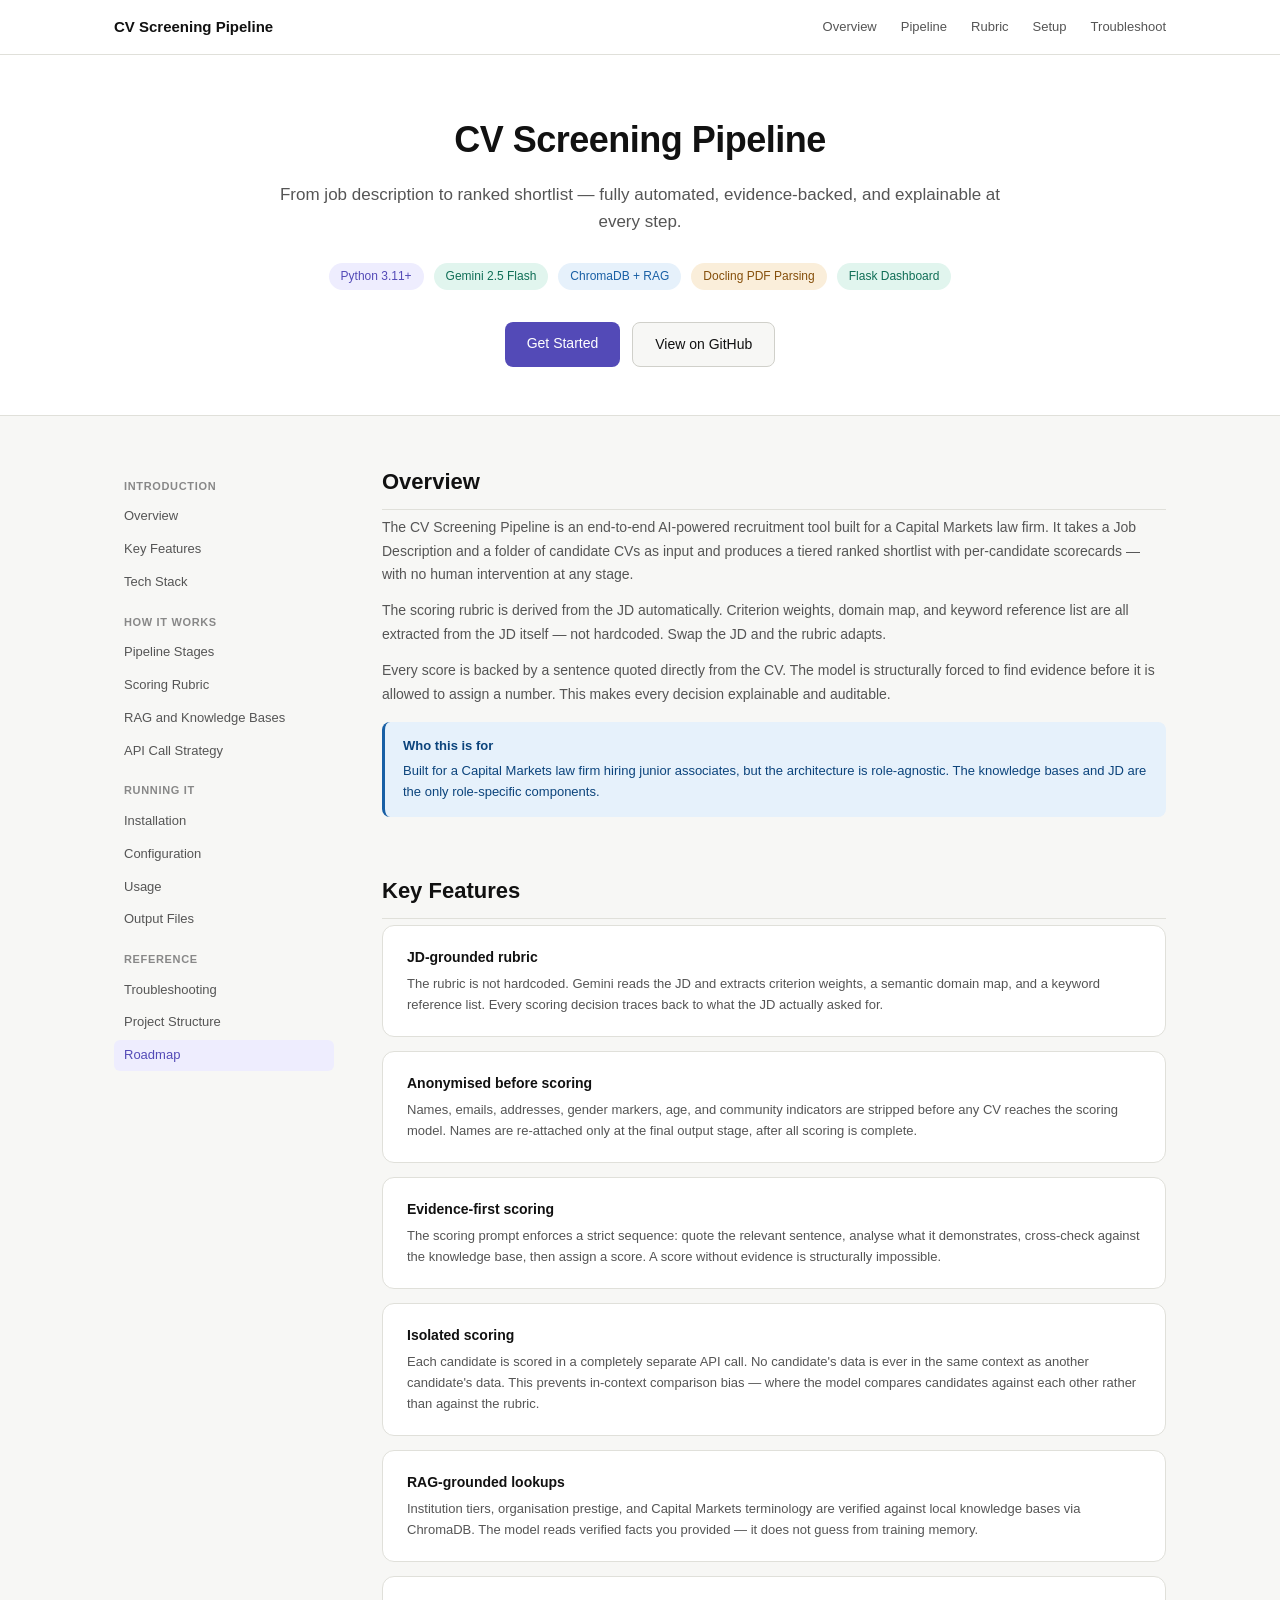
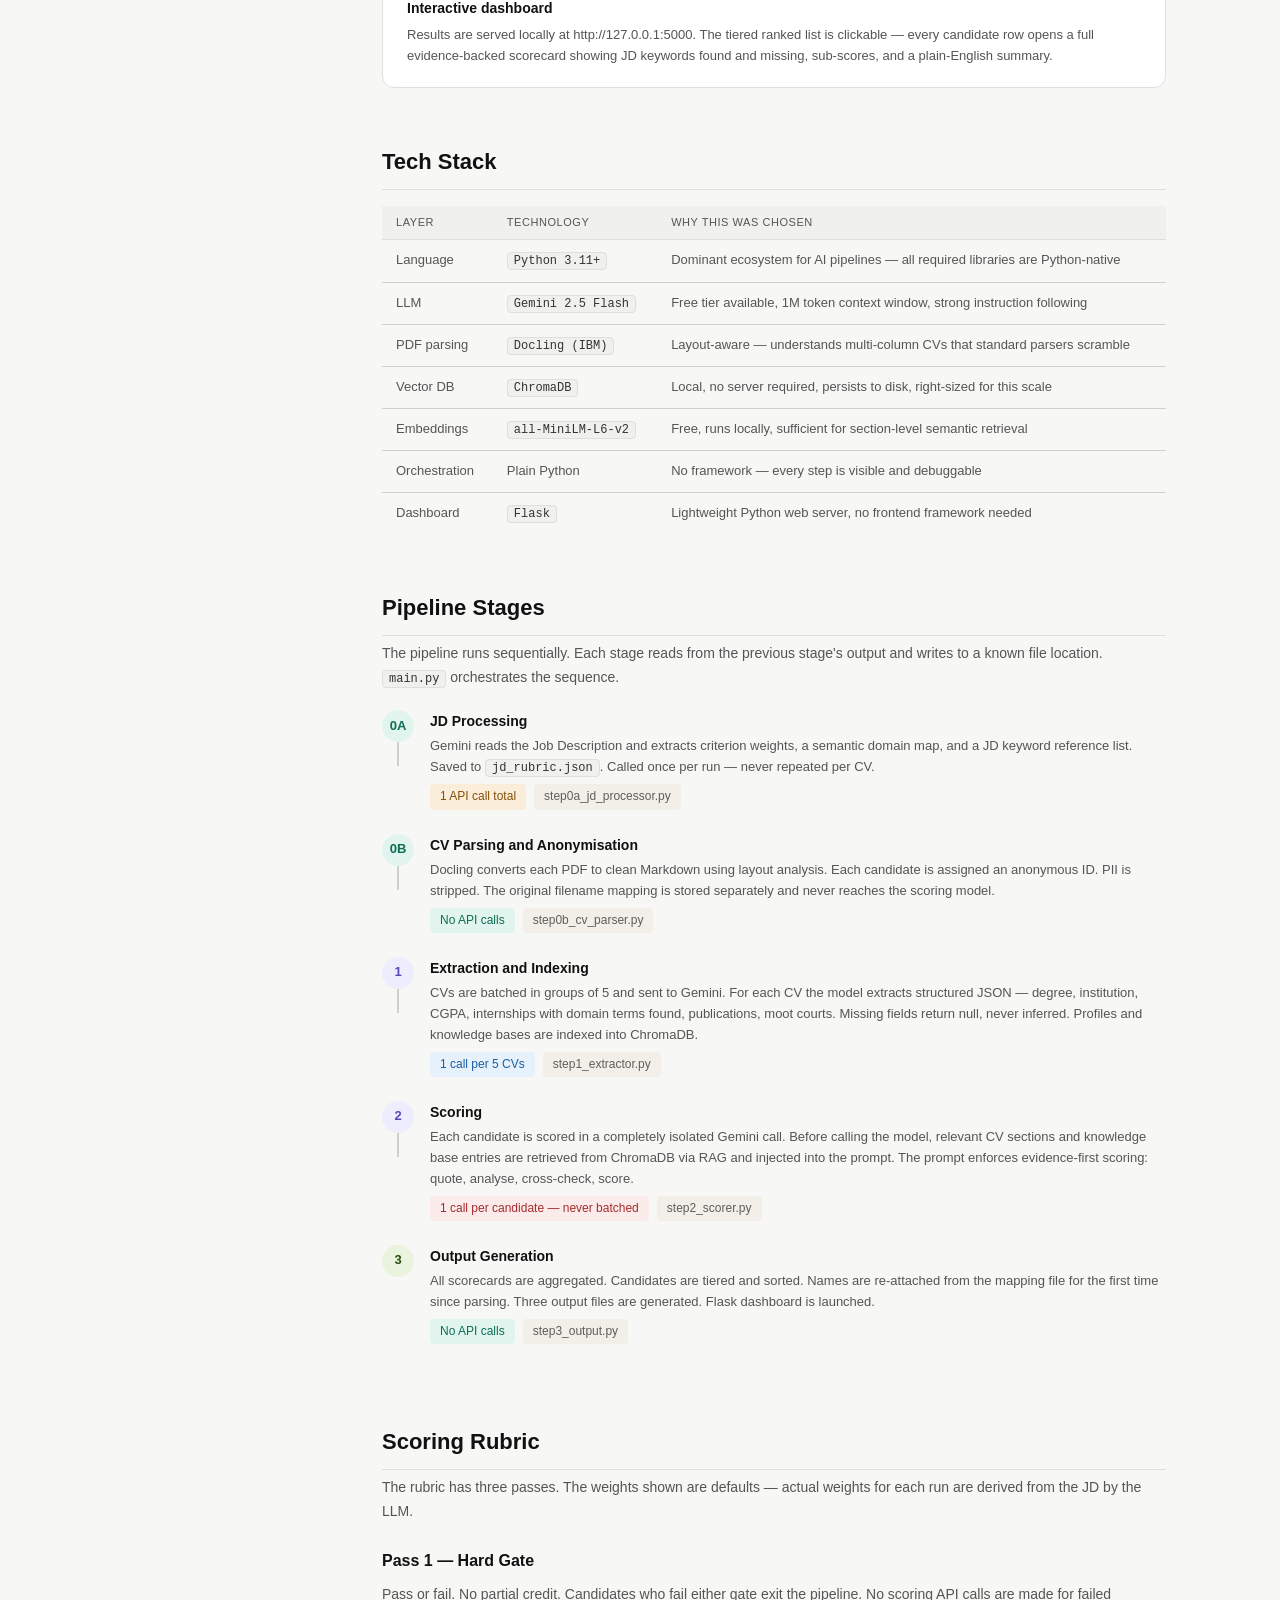
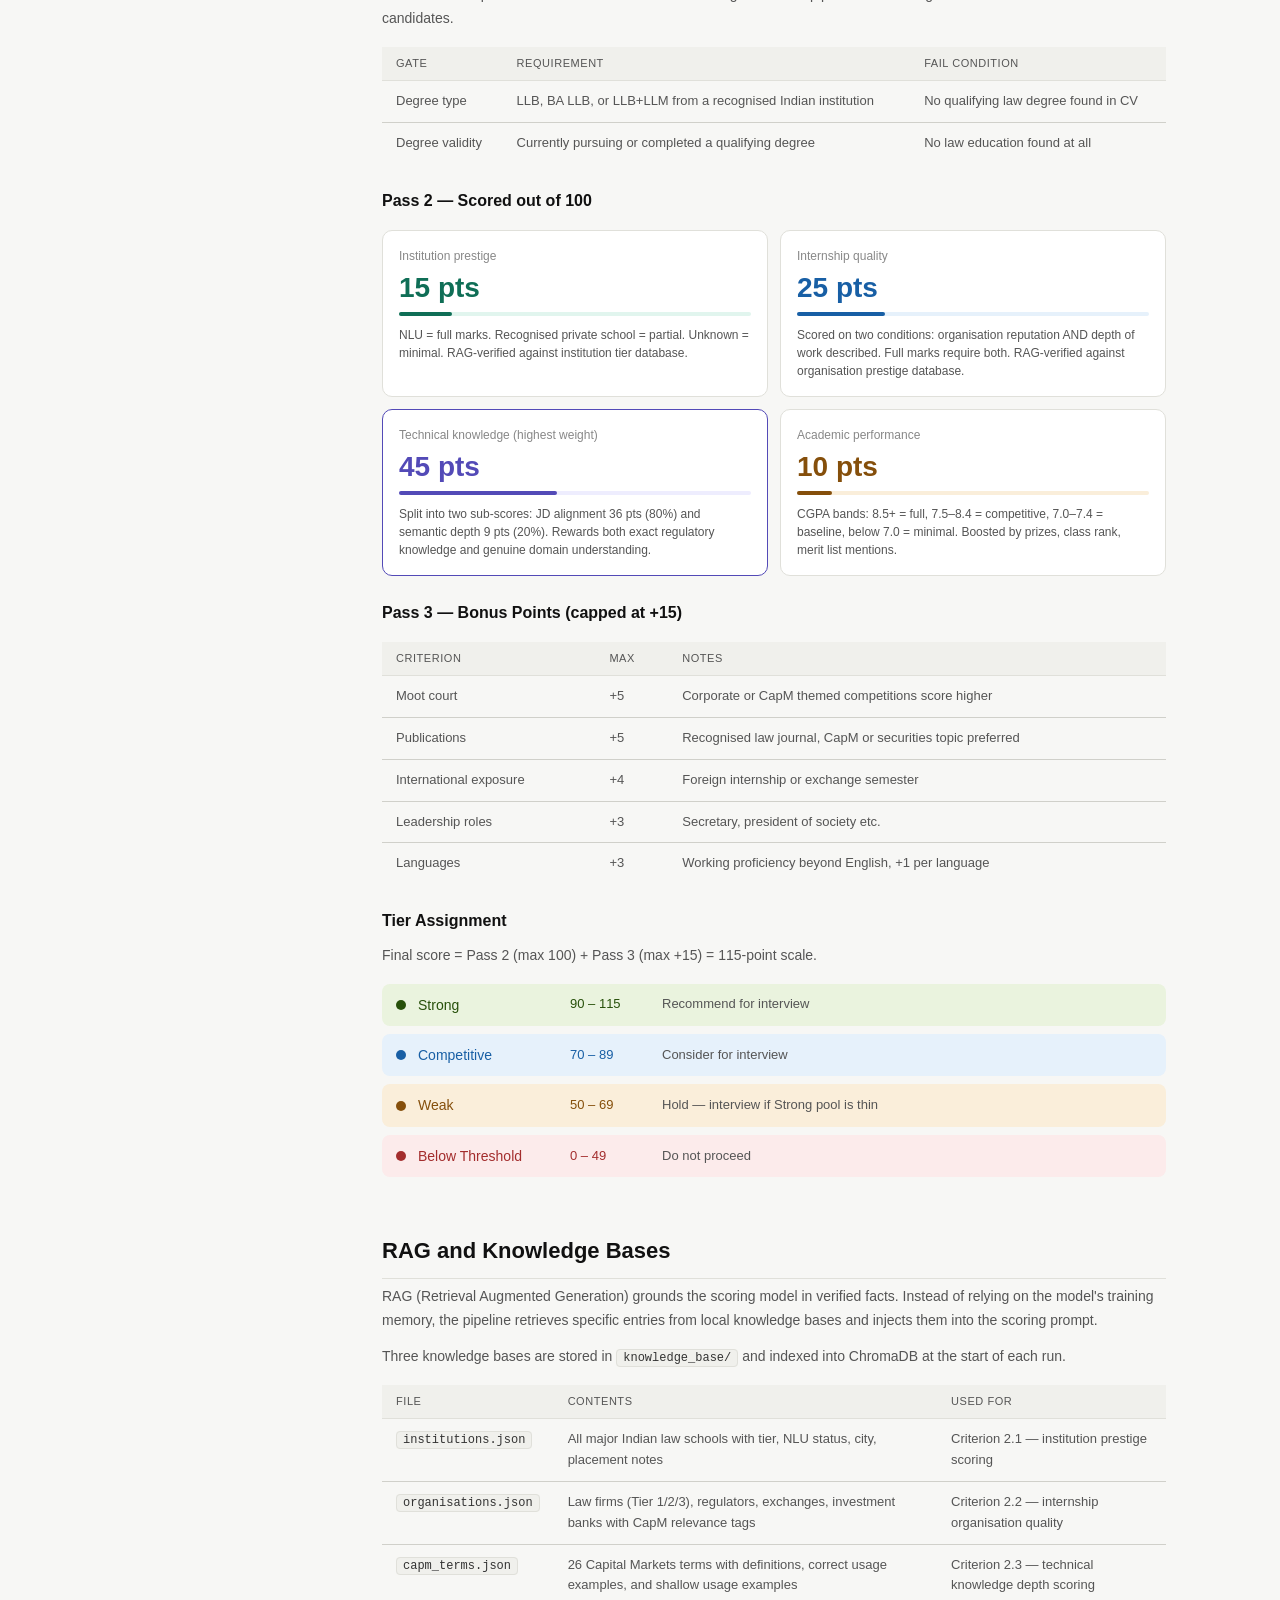
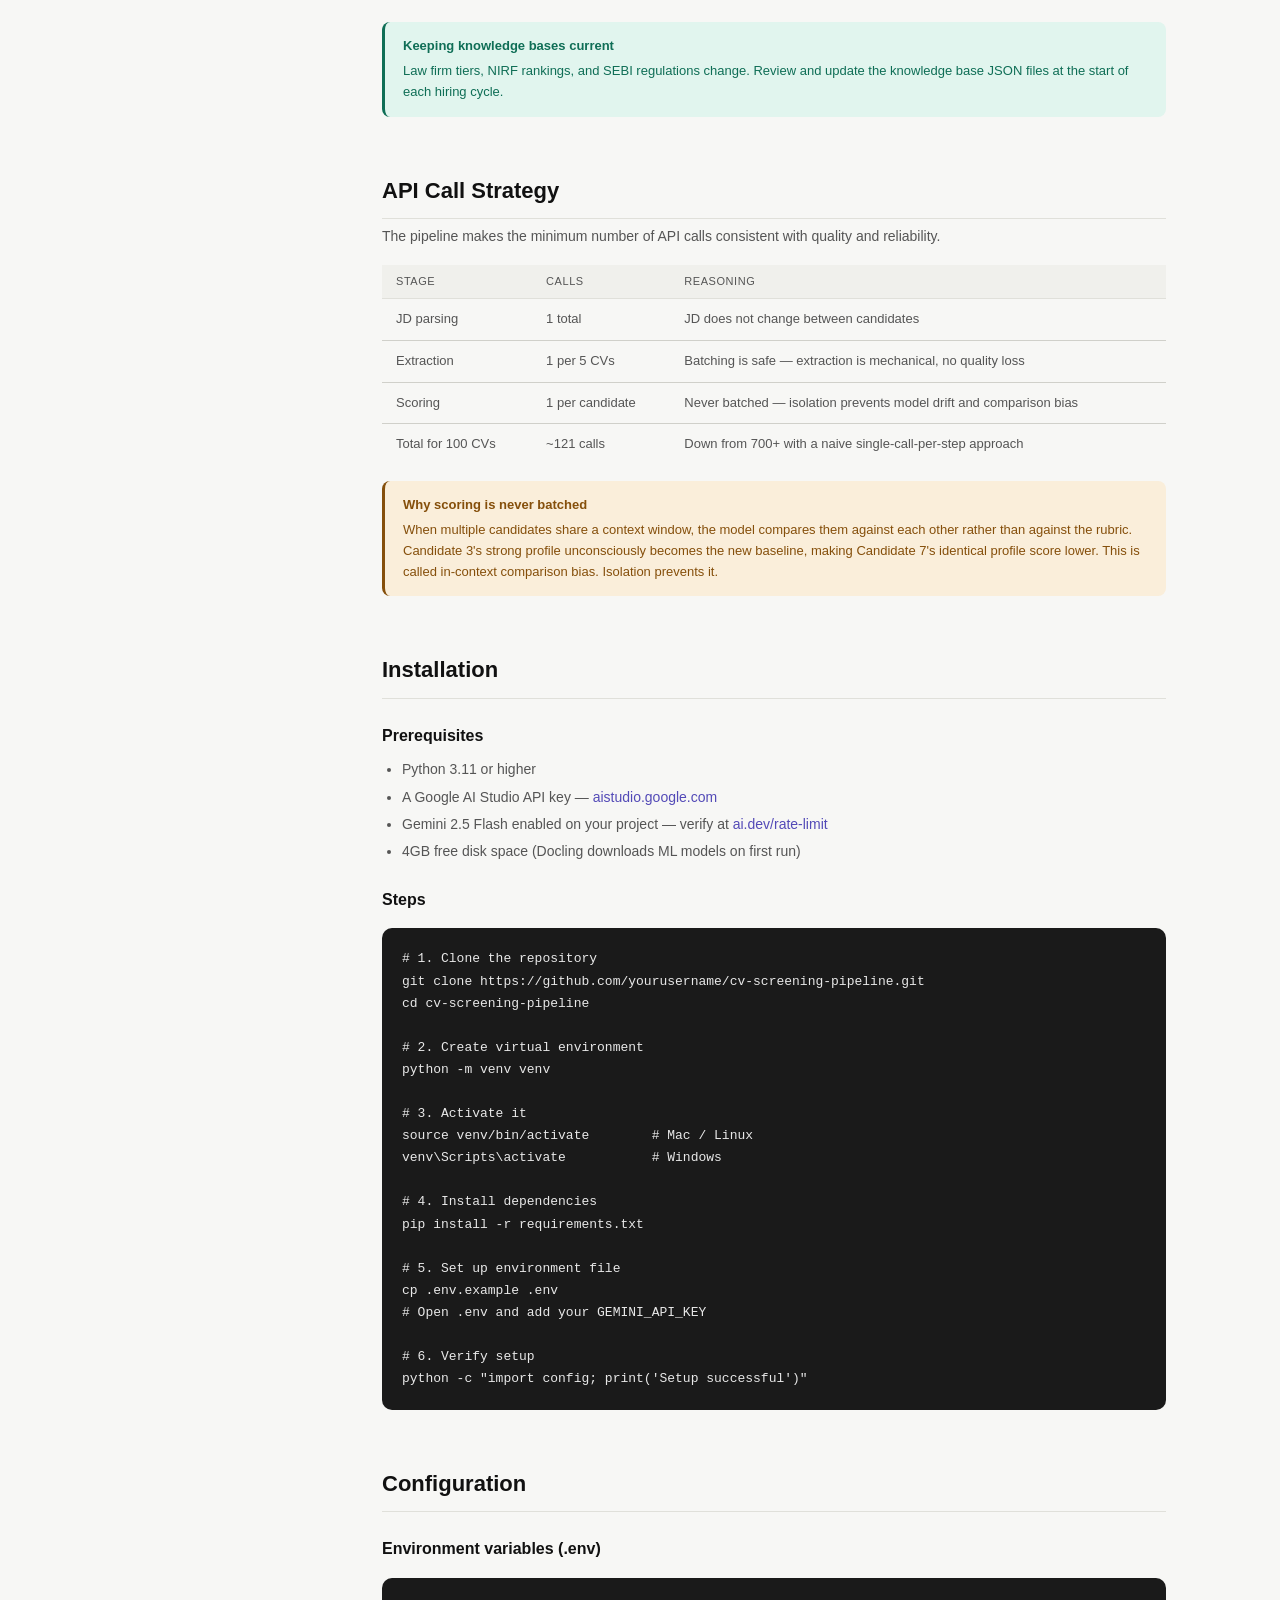
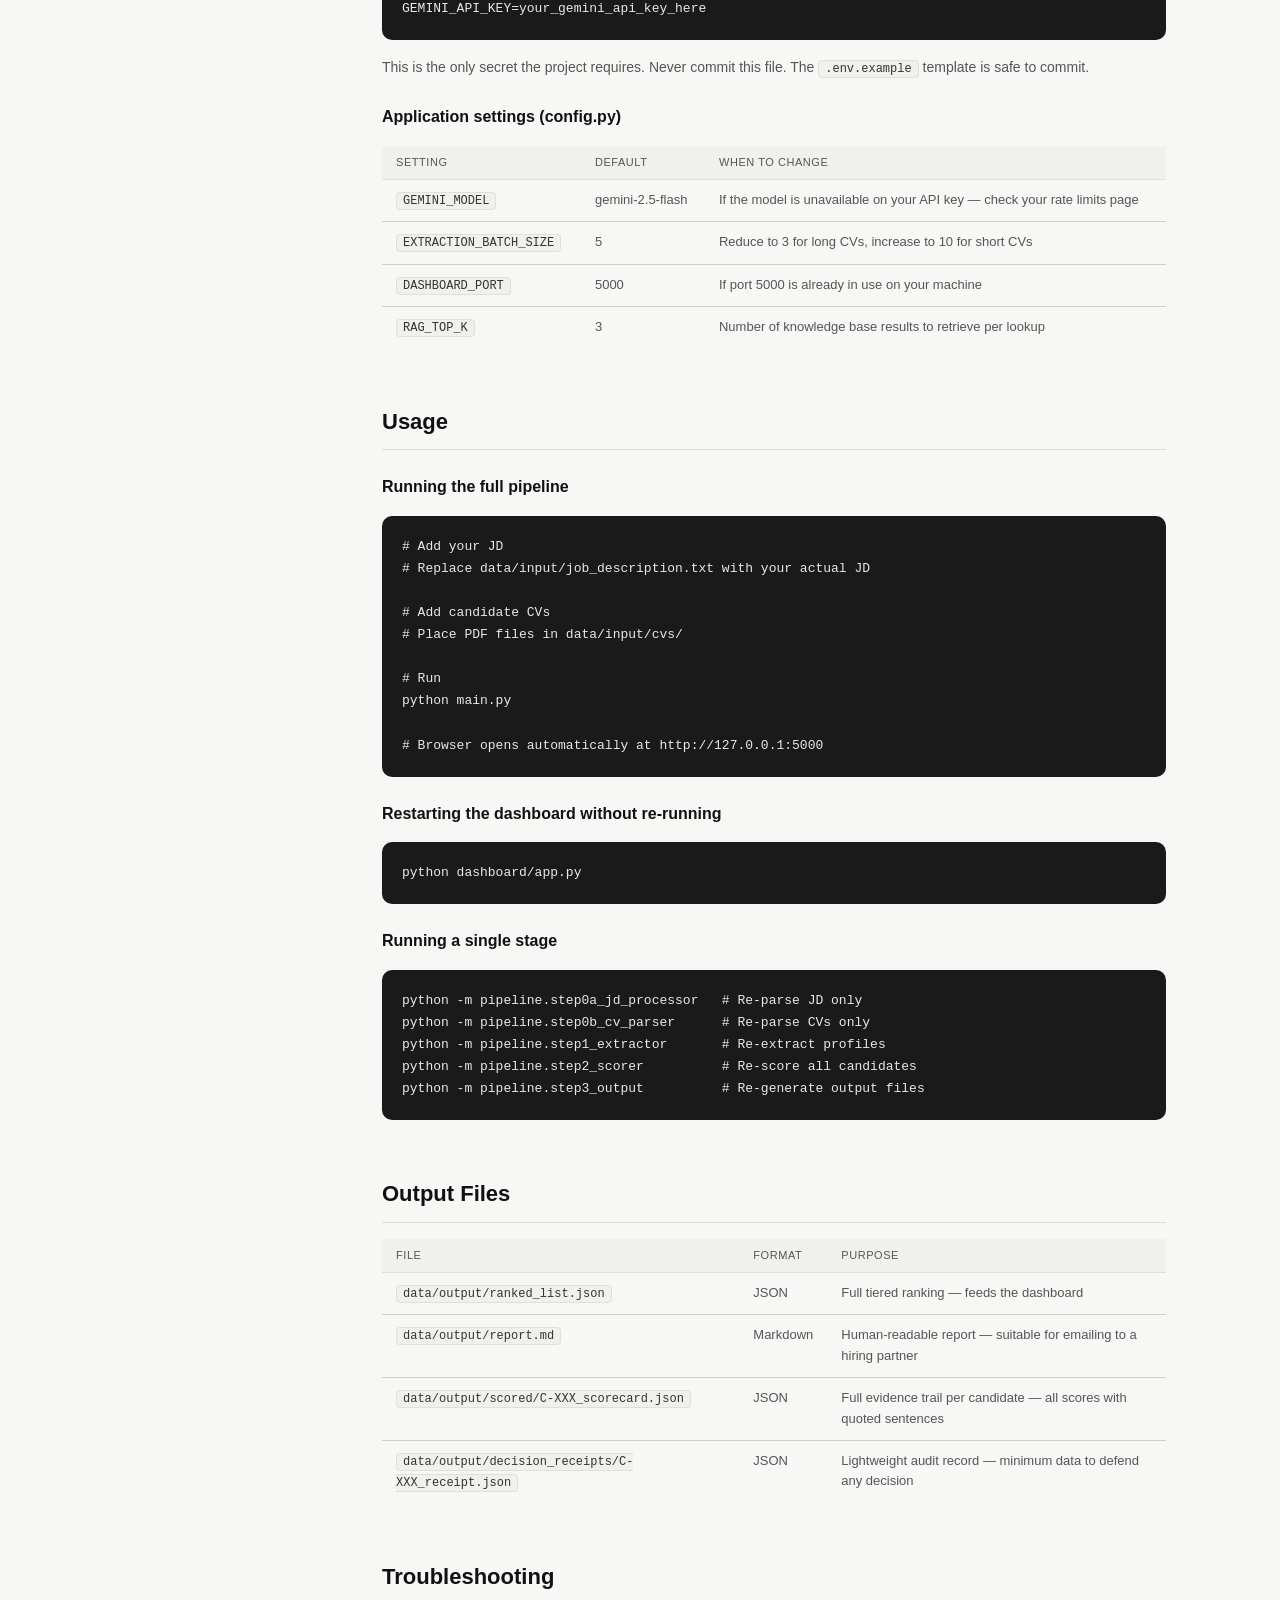
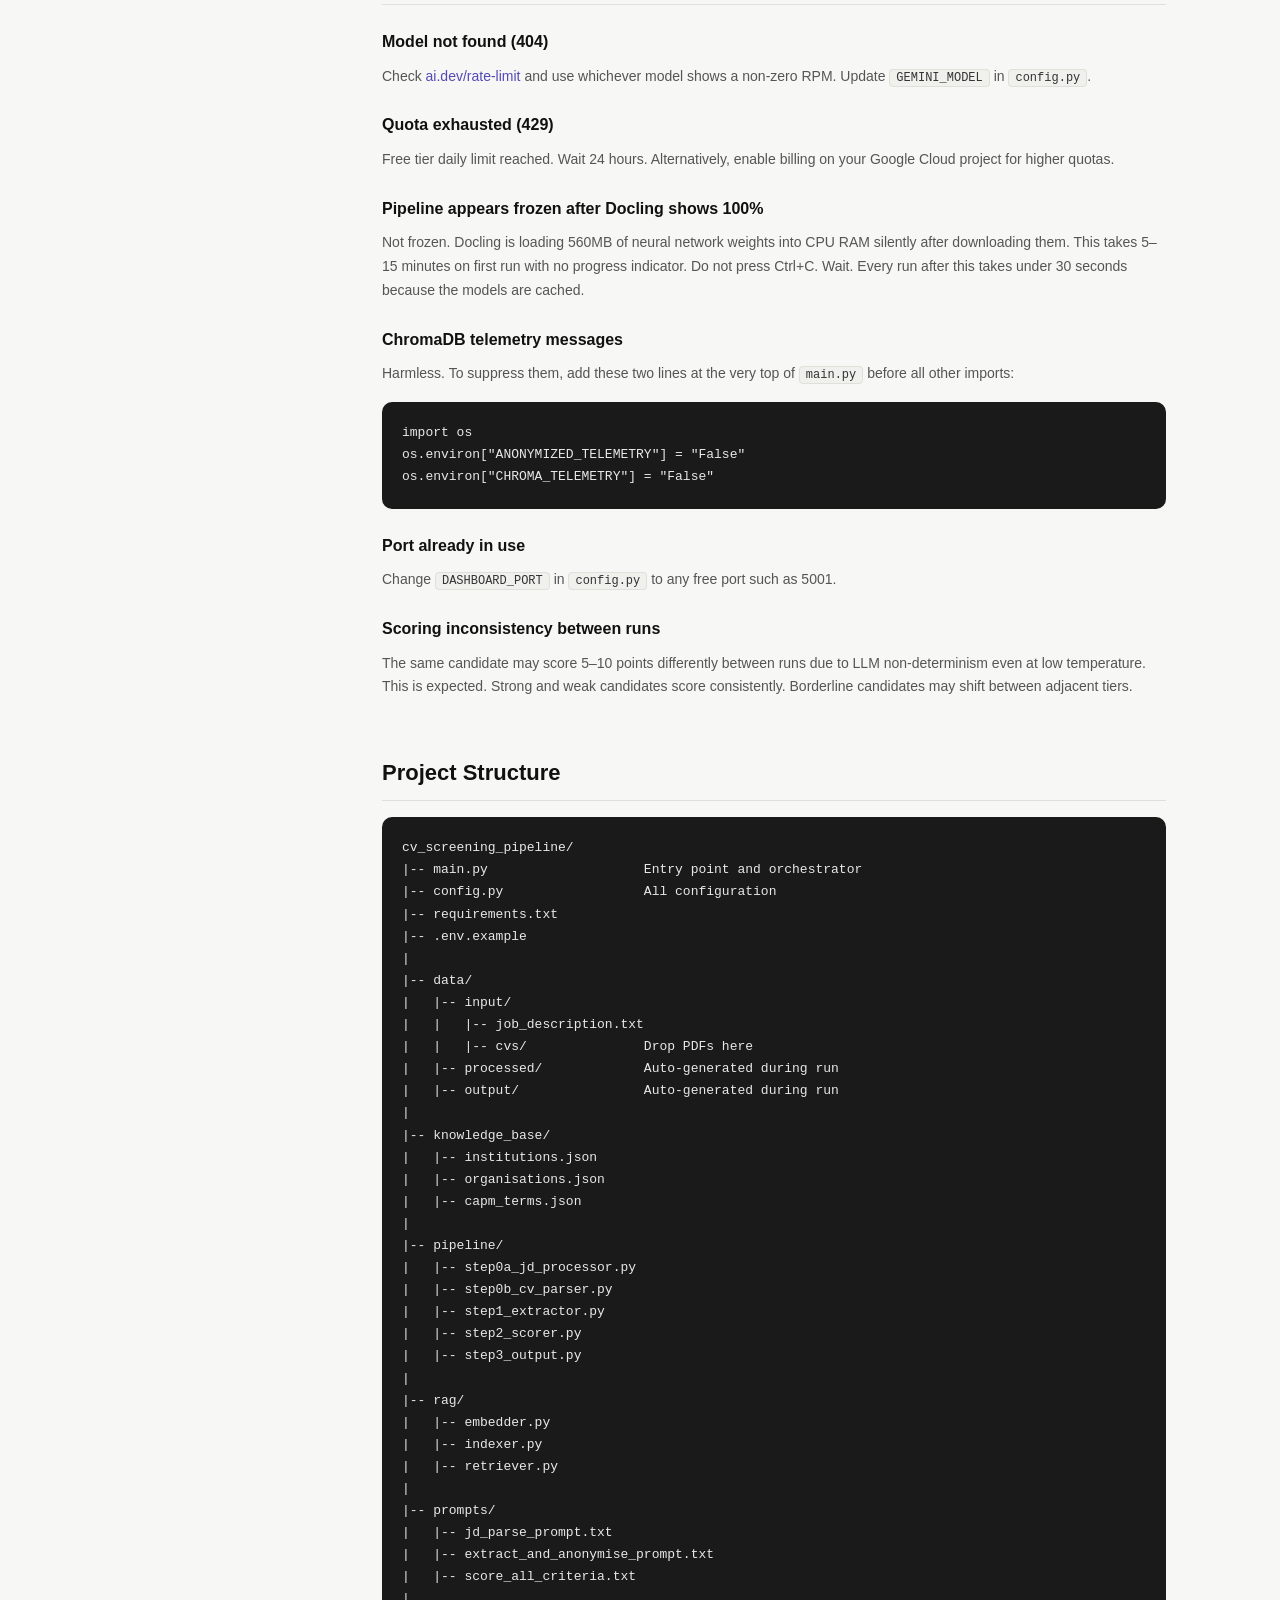
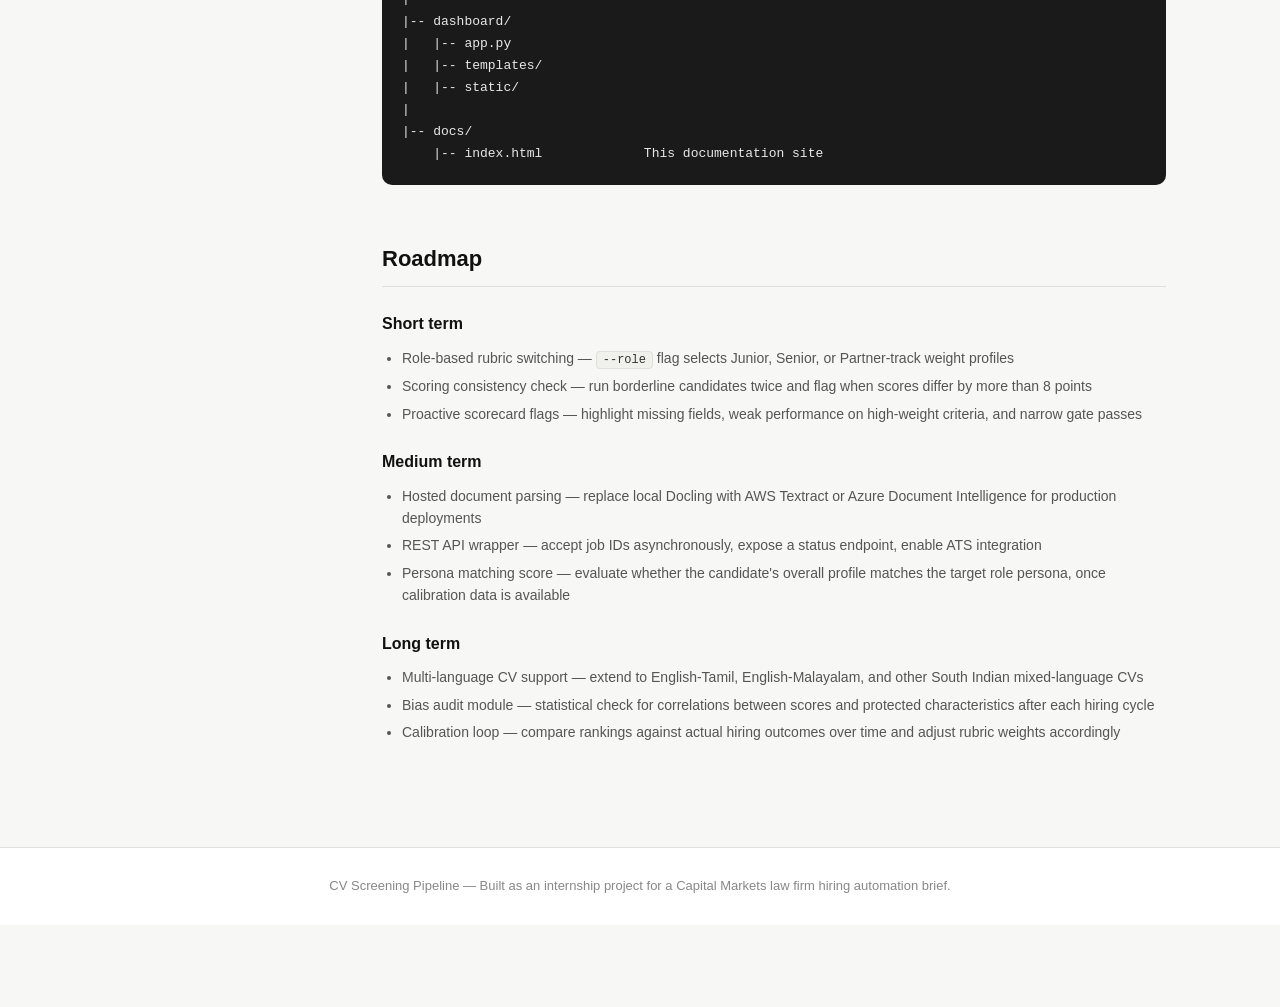
<file: index.html>
<!DOCTYPE html>
<html lang="en">
<head>
<meta charset="UTF-8">
<meta name="viewport" content="width=device-width, initial-scale=1.0">
<title>CV Screening Pipeline — Documentation</title>
<style>
*,*::before,*::after{box-sizing:border-box;margin:0;padding:0}
:root{
  --bg:#ffffff;--bg2:#f7f7f5;--bg3:#f0f0ec;
  --text:#111111;--text2:#555555;--text3:#888888;
  --border:#e0e0da;--border2:#d0d0ca;
  --purple:#534ab7;--purple-bg:#eeedfe;--purple-light:#f4f3ff;
  --teal:#0f6e56;--teal-bg:#e1f5ee;
  --amber:#854f0b;--amber-bg:#faeeda;
  --blue:#185fa5;--blue-bg:#e6f1fb;
  --green:#27500a;--green-bg:#eaf3de;
  --red:#a32d2d;--red-bg:#fcebeb;
  --gray:#5f5e5a;--gray-bg:#f1efe8;
}
body{font-family:-apple-system,BlinkMacSystemFont,'Segoe UI',sans-serif;background:var(--bg2);color:var(--text);line-height:1.6}
a{color:var(--purple);text-decoration:none}
a:hover{text-decoration:underline}
code{font-family:'SF Mono','Courier New',monospace;font-size:12px;background:var(--bg3);border:0.5px solid var(--border);border-radius:4px;padding:1px 6px;color:#333}
pre{background:#1a1a1a;color:#e8e8e8;border-radius:10px;padding:20px;overflow-x:auto;font-size:13px;line-height:1.7;margin:16px 0}
pre code{background:none;border:none;padding:0;color:inherit;font-size:inherit}

.nav{background:var(--bg);border-bottom:0.5px solid var(--border);position:sticky;top:0;z-index:100}
.nav-inner{max-width:1100px;margin:0 auto;padding:0 24px;display:flex;align-items:center;justify-content:space-between;height:54px}
.nav-brand{font-size:15px;font-weight:600;color:var(--text)}
.nav-links{display:flex;gap:24px}
.nav-links a{font-size:13px;color:var(--text2)}
.nav-links a:hover{color:var(--text);text-decoration:none}

.hero{background:var(--bg);border-bottom:0.5px solid var(--border);padding:56px 24px 48px}
.hero-inner{max-width:760px;margin:0 auto;text-align:center}
.hero h1{font-size:36px;font-weight:700;color:var(--text);margin-bottom:12px;letter-spacing:-0.5px}
.hero p{font-size:17px;color:var(--text2);margin-bottom:28px;line-height:1.6}
.hero-badges{display:flex;gap:10px;justify-content:center;flex-wrap:wrap;margin-bottom:32px}
.badge{display:inline-block;padding:4px 12px;border-radius:20px;font-size:12px;font-weight:500}
.badge-purple{background:var(--purple-bg);color:var(--purple)}
.badge-teal{background:var(--teal-bg);color:var(--teal)}
.badge-amber{background:var(--amber-bg);color:var(--amber)}
.badge-blue{background:var(--blue-bg);color:var(--blue)}
.hero-cta{display:flex;gap:12px;justify-content:center;flex-wrap:wrap}
.btn{display:inline-block;padding:10px 22px;border-radius:8px;font-size:14px;font-weight:500;cursor:pointer;transition:opacity .15s}
.btn-primary{background:var(--purple);color:white}
.btn-primary:hover{opacity:.88;text-decoration:none}
.btn-secondary{background:var(--bg2);border:0.5px solid var(--border2);color:var(--text)}
.btn-secondary:hover{background:var(--bg3);text-decoration:none}

.layout{max-width:1100px;margin:0 auto;padding:48px 24px;display:grid;grid-template-columns:220px 1fr;gap:48px;align-items:start}
.sidebar{position:sticky;top:70px}
.sidebar nav{display:flex;flex-direction:column;gap:2px}
.sidebar-section{font-size:11px;font-weight:600;color:var(--text3);text-transform:uppercase;letter-spacing:.06em;padding:14px 10px 4px}
.sidebar a{font-size:13px;color:var(--text2);padding:5px 10px;border-radius:6px;display:block}
.sidebar a:hover{background:var(--bg3);color:var(--text);text-decoration:none}
.sidebar a.active{background:var(--purple-bg);color:var(--purple);font-weight:500}

.content section{margin-bottom:56px;scroll-margin-top:80px}
.content h2{font-size:22px;font-weight:600;color:var(--text);margin-bottom:6px;padding-bottom:10px;border-bottom:0.5px solid var(--border)}
.content h3{font-size:16px;font-weight:600;color:var(--text);margin:24px 0 10px}
.content p{font-size:14px;color:var(--text2);margin-bottom:12px;line-height:1.7}
.content ul{padding-left:20px;margin-bottom:12px}
.content li{font-size:14px;color:var(--text2);margin-bottom:5px;line-height:1.6}

.card{background:var(--bg);border:0.5px solid var(--border);border-radius:12px;padding:20px 24px;margin-bottom:14px}
.card-title{font-size:14px;font-weight:600;color:var(--text);margin-bottom:6px}
.card-desc{font-size:13px;color:var(--text2);line-height:1.6}

.table-wrap{overflow-x:auto;margin:16px 0}
table{width:100%;border-collapse:collapse;font-size:13px}
th{text-align:left;padding:8px 14px;background:var(--bg3);font-weight:500;color:var(--text2);font-size:11px;text-transform:uppercase;letter-spacing:.05em;border-bottom:0.5px solid var(--border)}
td{padding:10px 14px;border-bottom:0.5px solid var(--border2);color:var(--text2);vertical-align:top}
tr:last-child td{border-bottom:none}
tr:hover td{background:var(--bg2)}

.callout{border-radius:8px;padding:14px 18px;margin:16px 0;font-size:13px;line-height:1.6;border-left:3px solid}
.callout-info{background:var(--blue-bg);border-color:var(--blue);color:#0c447c}
.callout-warn{background:var(--amber-bg);border-color:var(--amber);color:var(--amber)}
.callout-tip{background:var(--teal-bg);border-color:var(--teal);color:var(--teal)}
.callout-title{font-weight:600;margin-bottom:4px}

.tag-row{display:flex;flex-wrap:wrap;gap:8px;margin:10px 0}
.tag{display:inline-block;padding:3px 10px;border-radius:4px;font-size:12px;font-weight:500}

.pipeline-steps{display:flex;flex-direction:column;gap:0;margin:20px 0}
.step{display:flex;gap:16px;align-items:flex-start}
.step-connector{display:flex;flex-direction:column;align-items:center;flex-shrink:0}
.step-dot{width:32px;height:32px;border-radius:50%;display:flex;align-items:center;justify-content:center;font-size:13px;font-weight:600;flex-shrink:0}
.step-line{width:2px;height:24px;background:var(--border2);flex-shrink:0}
.step-body{padding-bottom:24px;flex:1}
.step-title{font-size:14px;font-weight:600;color:var(--text);margin-bottom:4px}
.step-desc{font-size:13px;color:var(--text2);line-height:1.6}
.step-meta{margin-top:6px;display:flex;gap:8px;flex-wrap:wrap}

.flow-diagram{background:var(--bg);border:0.5px solid var(--border);border-radius:12px;padding:28px;margin:20px 0;display:flex;flex-direction:column;align-items:center;gap:0}
.flow-row{display:flex;gap:12px;justify-content:center}
.flow-box{border-radius:8px;padding:10px 16px;text-align:center;cursor:pointer;transition:transform .15s;min-width:140px}
.flow-box:hover{transform:translateY(-2px)}
.flow-box .fbt{font-size:13px;font-weight:600}
.flow-box .fbs{font-size:11px;opacity:.8;margin-top:2px}
.flow-arrow{width:2px;height:18px;background:var(--border2);margin:0 auto}
.flow-split{display:flex;gap:12px;align-items:flex-start}
.flow-h{height:2px;background:var(--border2);width:30px;margin-top:17px}

.score-grid{display:grid;grid-template-columns:1fr 1fr;gap:12px;margin:16px 0}
.score-card{background:var(--bg);border:0.5px solid var(--border);border-radius:10px;padding:16px}
.score-pts{font-size:28px;font-weight:700;line-height:1}
.score-label{font-size:12px;color:var(--text3);margin-bottom:8px}
.score-desc{font-size:12px;color:var(--text2);line-height:1.5}
.score-bar{height:4px;border-radius:2px;margin-top:10px}

.tier-row{display:flex;align-items:center;gap:12px;padding:10px 14px;border-radius:8px;margin-bottom:8px}
.tier-dot{width:10px;height:10px;border-radius:50%;flex-shrink:0}
.tier-name{font-size:14px;font-weight:500;width:140px;flex-shrink:0}
.tier-range{font-size:13px;color:var(--text3);width:80px}
.tier-desc{font-size:13px;color:var(--text2)}

footer{background:var(--bg);border-top:0.5px solid var(--border);padding:28px 24px;text-align:center}
footer p{font-size:13px;color:var(--text3)}

@media(max-width:768px){
  .layout{grid-template-columns:1fr}
  .sidebar{display:none}
  .hero h1{font-size:26px}
  .score-grid{grid-template-columns:1fr}
  .flow-split{flex-direction:column;align-items:center}
}
</style>
</head>
<body>

<nav class="nav">
  <div class="nav-inner">
    <span class="nav-brand">CV Screening Pipeline</span>
    <div class="nav-links">
      <a href="#overview">Overview</a>
      <a href="#pipeline">Pipeline</a>
      <a href="#rubric">Rubric</a>
      <a href="#setup">Setup</a>
      <a href="#troubleshooting">Troubleshoot</a>
    </div>
  </div>
</nav>

<div class="hero">
  <div class="hero-inner">
    <h1>CV Screening Pipeline</h1>
    <p>From job description to ranked shortlist — fully automated, evidence-backed, and explainable at every step.</p>
    <div class="hero-badges">
      <span class="badge badge-purple">Python 3.11+</span>
      <span class="badge badge-teal">Gemini 2.5 Flash</span>
      <span class="badge badge-blue">ChromaDB + RAG</span>
      <span class="badge badge-amber">Docling PDF Parsing</span>
      <span class="badge badge-teal">Flask Dashboard</span>
    </div>
    <div class="hero-cta">
      <a href="#setup" class="btn btn-primary">Get Started</a>
      <a href="https://github.com/yourusername/cv-screening-pipeline" class="btn btn-secondary">View on GitHub</a>
    </div>
  </div>
</div>

<div class="layout">
  <aside class="sidebar">
    <nav>
      <div class="sidebar-section">Introduction</div>
      <a href="#overview" class="active">Overview</a>
      <a href="#features">Key Features</a>
      <a href="#tech">Tech Stack</a>
      <div class="sidebar-section">How It Works</div>
      <a href="#pipeline">Pipeline Stages</a>
      <a href="#rubric">Scoring Rubric</a>
      <a href="#rag">RAG and Knowledge Bases</a>
      <a href="#api-calls">API Call Strategy</a>
      <div class="sidebar-section">Running It</div>
      <a href="#setup">Installation</a>
      <a href="#configuration">Configuration</a>
      <a href="#usage">Usage</a>
      <a href="#output">Output Files</a>
      <div class="sidebar-section">Reference</div>
      <a href="#troubleshooting">Troubleshooting</a>
      <a href="#structure">Project Structure</a>
      <a href="#roadmap">Roadmap</a>
    </nav>
  </aside>

  <main class="content">

    <section id="overview">
      <h2>Overview</h2>
      <p>The CV Screening Pipeline is an end-to-end AI-powered recruitment tool built for a Capital Markets law firm. It takes a Job Description and a folder of candidate CVs as input and produces a tiered ranked shortlist with per-candidate scorecards — with no human intervention at any stage.</p>
      <p>The scoring rubric is derived from the JD automatically. Criterion weights, domain map, and keyword reference list are all extracted from the JD itself — not hardcoded. Swap the JD and the rubric adapts.</p>
      <p>Every score is backed by a sentence quoted directly from the CV. The model is structurally forced to find evidence before it is allowed to assign a number. This makes every decision explainable and auditable.</p>
      <div class="callout callout-info">
        <div class="callout-title">Who this is for</div>
        Built for a Capital Markets law firm hiring junior associates, but the architecture is role-agnostic. The knowledge bases and JD are the only role-specific components.
      </div>
    </section>

    <section id="features">
      <h2>Key Features</h2>
      <div class="card">
        <div class="card-title">JD-grounded rubric</div>
        <div class="card-desc">The rubric is not hardcoded. Gemini reads the JD and extracts criterion weights, a semantic domain map, and a keyword reference list. Every scoring decision traces back to what the JD actually asked for.</div>
      </div>
      <div class="card">
        <div class="card-title">Anonymised before scoring</div>
        <div class="card-desc">Names, emails, addresses, gender markers, age, and community indicators are stripped before any CV reaches the scoring model. Names are re-attached only at the final output stage, after all scoring is complete.</div>
      </div>
      <div class="card">
        <div class="card-title">Evidence-first scoring</div>
        <div class="card-desc">The scoring prompt enforces a strict sequence: quote the relevant sentence, analyse what it demonstrates, cross-check against the knowledge base, then assign a score. A score without evidence is structurally impossible.</div>
      </div>
      <div class="card">
        <div class="card-title">Isolated scoring</div>
        <div class="card-desc">Each candidate is scored in a completely separate API call. No candidate's data is ever in the same context as another candidate's data. This prevents in-context comparison bias — where the model compares candidates against each other rather than against the rubric.</div>
      </div>
      <div class="card">
        <div class="card-title">RAG-grounded lookups</div>
        <div class="card-desc">Institution tiers, organisation prestige, and Capital Markets terminology are verified against local knowledge bases via ChromaDB. The model reads verified facts you provided — it does not guess from training memory.</div>
      </div>
      <div class="card">
        <div class="card-title">Interactive dashboard</div>
        <div class="card-desc">Results are served locally at http://127.0.0.1:5000. The tiered ranked list is clickable — every candidate row opens a full evidence-backed scorecard showing JD keywords found and missing, sub-scores, and a plain-English summary.</div>
      </div>
    </section>

    <section id="tech">
      <h2>Tech Stack</h2>
      <div class="table-wrap">
        <table>
          <tr><th>Layer</th><th>Technology</th><th>Why this was chosen</th></tr>
          <tr><td>Language</td><td><code>Python 3.11+</code></td><td>Dominant ecosystem for AI pipelines — all required libraries are Python-native</td></tr>
          <tr><td>LLM</td><td><code>Gemini 2.5 Flash</code></td><td>Free tier available, 1M token context window, strong instruction following</td></tr>
          <tr><td>PDF parsing</td><td><code>Docling (IBM)</code></td><td>Layout-aware — understands multi-column CVs that standard parsers scramble</td></tr>
          <tr><td>Vector DB</td><td><code>ChromaDB</code></td><td>Local, no server required, persists to disk, right-sized for this scale</td></tr>
          <tr><td>Embeddings</td><td><code>all-MiniLM-L6-v2</code></td><td>Free, runs locally, sufficient for section-level semantic retrieval</td></tr>
          <tr><td>Orchestration</td><td>Plain Python</td><td>No framework — every step is visible and debuggable</td></tr>
          <tr><td>Dashboard</td><td><code>Flask</code></td><td>Lightweight Python web server, no frontend framework needed</td></tr>
        </table>
      </div>
    </section>

    <section id="pipeline">
      <h2>Pipeline Stages</h2>
      <p>The pipeline runs sequentially. Each stage reads from the previous stage's output and writes to a known file location. <code>main.py</code> orchestrates the sequence.</p>

      <div class="pipeline-steps">
        <div class="step">
          <div class="step-connector">
            <div class="step-dot" style="background:var(--teal-bg);color:var(--teal)">0A</div>
            <div class="step-line"></div>
          </div>
          <div class="step-body">
            <div class="step-title">JD Processing</div>
            <div class="step-desc">Gemini reads the Job Description and extracts criterion weights, a semantic domain map, and a JD keyword reference list. Saved to <code>jd_rubric.json</code>. Called once per run — never repeated per CV.</div>
            <div class="step-meta"><span class="tag" style="background:var(--amber-bg);color:var(--amber)">1 API call total</span><span class="tag" style="background:var(--gray-bg);color:var(--gray)">step0a_jd_processor.py</span></div>
          </div>
        </div>
        <div class="step">
          <div class="step-connector">
            <div class="step-dot" style="background:var(--teal-bg);color:var(--teal)">0B</div>
            <div class="step-line"></div>
          </div>
          <div class="step-body">
            <div class="step-title">CV Parsing and Anonymisation</div>
            <div class="step-desc">Docling converts each PDF to clean Markdown using layout analysis. Each candidate is assigned an anonymous ID. PII is stripped. The original filename mapping is stored separately and never reaches the scoring model.</div>
            <div class="step-meta"><span class="tag" style="background:var(--teal-bg);color:var(--teal)">No API calls</span><span class="tag" style="background:var(--gray-bg);color:var(--gray)">step0b_cv_parser.py</span></div>
          </div>
        </div>
        <div class="step">
          <div class="step-connector">
            <div class="step-dot" style="background:var(--purple-bg);color:var(--purple)">1</div>
            <div class="step-line"></div>
          </div>
          <div class="step-body">
            <div class="step-title">Extraction and Indexing</div>
            <div class="step-desc">CVs are batched in groups of 5 and sent to Gemini. For each CV the model extracts structured JSON — degree, institution, CGPA, internships with domain terms found, publications, moot courts. Missing fields return null, never inferred. Profiles and knowledge bases are indexed into ChromaDB.</div>
            <div class="step-meta"><span class="tag" style="background:var(--blue-bg);color:var(--blue)">1 call per 5 CVs</span><span class="tag" style="background:var(--gray-bg);color:var(--gray)">step1_extractor.py</span></div>
          </div>
        </div>
        <div class="step">
          <div class="step-connector">
            <div class="step-dot" style="background:var(--purple-bg);color:var(--purple)">2</div>
            <div class="step-line"></div>
          </div>
          <div class="step-body">
            <div class="step-title">Scoring</div>
            <div class="step-desc">Each candidate is scored in a completely isolated Gemini call. Before calling the model, relevant CV sections and knowledge base entries are retrieved from ChromaDB via RAG and injected into the prompt. The prompt enforces evidence-first scoring: quote, analyse, cross-check, score.</div>
            <div class="step-meta"><span class="tag" style="background:var(--red-bg);color:var(--red)">1 call per candidate — never batched</span><span class="tag" style="background:var(--gray-bg);color:var(--gray)">step2_scorer.py</span></div>
          </div>
        </div>
        <div class="step">
          <div class="step-connector">
            <div class="step-dot" style="background:var(--green-bg);color:var(--green)">3</div>
          </div>
          <div class="step-body">
            <div class="step-title">Output Generation</div>
            <div class="step-desc">All scorecards are aggregated. Candidates are tiered and sorted. Names are re-attached from the mapping file for the first time since parsing. Three output files are generated. Flask dashboard is launched.</div>
            <div class="step-meta"><span class="tag" style="background:var(--teal-bg);color:var(--teal)">No API calls</span><span class="tag" style="background:var(--gray-bg);color:var(--gray)">step3_output.py</span></div>
          </div>
        </div>
      </div>
    </section>

    <section id="rubric">
      <h2>Scoring Rubric</h2>
      <p>The rubric has three passes. The weights shown are defaults — actual weights for each run are derived from the JD by the LLM.</p>

      <h3>Pass 1 — Hard Gate</h3>
      <p>Pass or fail. No partial credit. Candidates who fail either gate exit the pipeline. No scoring API calls are made for failed candidates.</p>
      <div class="table-wrap">
        <table>
          <tr><th>Gate</th><th>Requirement</th><th>Fail condition</th></tr>
          <tr><td>Degree type</td><td>LLB, BA LLB, or LLB+LLM from a recognised Indian institution</td><td>No qualifying law degree found in CV</td></tr>
          <tr><td>Degree validity</td><td>Currently pursuing or completed a qualifying degree</td><td>No law education found at all</td></tr>
        </table>
      </div>

      <h3>Pass 2 — Scored out of 100</h3>
      <div class="score-grid">
        <div class="score-card">
          <div class="score-label">Institution prestige</div>
          <div class="score-pts" style="color:var(--teal)">15 pts</div>
          <div class="score-bar" style="background:var(--teal-bg)"><div style="width:15%;height:100%;background:var(--teal);border-radius:2px"></div></div>
          <div class="score-desc" style="margin-top:10px">NLU = full marks. Recognised private school = partial. Unknown = minimal. RAG-verified against institution tier database.</div>
        </div>
        <div class="score-card">
          <div class="score-label">Internship quality</div>
          <div class="score-pts" style="color:var(--blue)">25 pts</div>
          <div class="score-bar" style="background:var(--blue-bg)"><div style="width:25%;height:100%;background:var(--blue);border-radius:2px"></div></div>
          <div class="score-desc" style="margin-top:10px">Scored on two conditions: organisation reputation AND depth of work described. Full marks require both. RAG-verified against organisation prestige database.</div>
        </div>
        <div class="score-card" style="border-color:var(--purple);border-width:1.5px">
          <div class="score-label">Technical knowledge (highest weight)</div>
          <div class="score-pts" style="color:var(--purple)">45 pts</div>
          <div class="score-bar" style="background:var(--purple-bg)"><div style="width:45%;height:100%;background:var(--purple);border-radius:2px"></div></div>
          <div class="score-desc" style="margin-top:10px">Split into two sub-scores: JD alignment 36 pts (80%) and semantic depth 9 pts (20%). Rewards both exact regulatory knowledge and genuine domain understanding.</div>
        </div>
        <div class="score-card">
          <div class="score-label">Academic performance</div>
          <div class="score-pts" style="color:var(--amber)">10 pts</div>
          <div class="score-bar" style="background:var(--amber-bg)"><div style="width:10%;height:100%;background:var(--amber);border-radius:2px"></div></div>
          <div class="score-desc" style="margin-top:10px">CGPA bands: 8.5+ = full, 7.5–8.4 = competitive, 7.0–7.4 = baseline, below 7.0 = minimal. Boosted by prizes, class rank, merit list mentions.</div>
        </div>
      </div>

      <h3>Pass 3 — Bonus Points (capped at +15)</h3>
      <div class="table-wrap">
        <table>
          <tr><th>Criterion</th><th>Max</th><th>Notes</th></tr>
          <tr><td>Moot court</td><td>+5</td><td>Corporate or CapM themed competitions score higher</td></tr>
          <tr><td>Publications</td><td>+5</td><td>Recognised law journal, CapM or securities topic preferred</td></tr>
          <tr><td>International exposure</td><td>+4</td><td>Foreign internship or exchange semester</td></tr>
          <tr><td>Leadership roles</td><td>+3</td><td>Secretary, president of society etc.</td></tr>
          <tr><td>Languages</td><td>+3</td><td>Working proficiency beyond English, +1 per language</td></tr>
        </table>
      </div>

      <h3>Tier Assignment</h3>
      <p>Final score = Pass 2 (max 100) + Pass 3 (max +15) = 115-point scale.</p>
      <div style="margin:16px 0">
        <div class="tier-row" style="background:var(--green-bg)"><div class="tier-dot" style="background:#27500a"></div><div class="tier-name" style="color:var(--green)">Strong</div><div class="tier-range" style="color:var(--green)">90 – 115</div><div class="tier-desc">Recommend for interview</div></div>
        <div class="tier-row" style="background:var(--blue-bg)"><div class="tier-dot" style="background:var(--blue)"></div><div class="tier-name" style="color:var(--blue)">Competitive</div><div class="tier-range" style="color:var(--blue)">70 – 89</div><div class="tier-desc">Consider for interview</div></div>
        <div class="tier-row" style="background:var(--amber-bg)"><div class="tier-dot" style="background:var(--amber)"></div><div class="tier-name" style="color:var(--amber)">Weak</div><div class="tier-range" style="color:var(--amber)">50 – 69</div><div class="tier-desc">Hold — interview if Strong pool is thin</div></div>
        <div class="tier-row" style="background:var(--red-bg)"><div class="tier-dot" style="background:var(--red)"></div><div class="tier-name" style="color:var(--red)">Below Threshold</div><div class="tier-range" style="color:var(--red)">0 – 49</div><div class="tier-desc">Do not proceed</div></div>
      </div>
    </section>

    <section id="rag">
      <h2>RAG and Knowledge Bases</h2>
      <p>RAG (Retrieval Augmented Generation) grounds the scoring model in verified facts. Instead of relying on the model's training memory, the pipeline retrieves specific entries from local knowledge bases and injects them into the scoring prompt.</p>
      <p>Three knowledge bases are stored in <code>knowledge_base/</code> and indexed into ChromaDB at the start of each run.</p>
      <div class="table-wrap">
        <table>
          <tr><th>File</th><th>Contents</th><th>Used for</th></tr>
          <tr><td><code>institutions.json</code></td><td>All major Indian law schools with tier, NLU status, city, placement notes</td><td>Criterion 2.1 — institution prestige scoring</td></tr>
          <tr><td><code>organisations.json</code></td><td>Law firms (Tier 1/2/3), regulators, exchanges, investment banks with CapM relevance tags</td><td>Criterion 2.2 — internship organisation quality</td></tr>
          <tr><td><code>capm_terms.json</code></td><td>26 Capital Markets terms with definitions, correct usage examples, and shallow usage examples</td><td>Criterion 2.3 — technical knowledge depth scoring</td></tr>
        </table>
      </div>
      <div class="callout callout-tip">
        <div class="callout-title">Keeping knowledge bases current</div>
        Law firm tiers, NIRF rankings, and SEBI regulations change. Review and update the knowledge base JSON files at the start of each hiring cycle.
      </div>
    </section>

    <section id="api-calls">
      <h2>API Call Strategy</h2>
      <p>The pipeline makes the minimum number of API calls consistent with quality and reliability.</p>
      <div class="table-wrap">
        <table>
          <tr><th>Stage</th><th>Calls</th><th>Reasoning</th></tr>
          <tr><td>JD parsing</td><td>1 total</td><td>JD does not change between candidates</td></tr>
          <tr><td>Extraction</td><td>1 per 5 CVs</td><td>Batching is safe — extraction is mechanical, no quality loss</td></tr>
          <tr><td>Scoring</td><td>1 per candidate</td><td>Never batched — isolation prevents model drift and comparison bias</td></tr>
          <tr><td>Total for 100 CVs</td><td>~121 calls</td><td>Down from 700+ with a naive single-call-per-step approach</td></tr>
        </table>
      </div>
      <div class="callout callout-warn">
        <div class="callout-title">Why scoring is never batched</div>
        When multiple candidates share a context window, the model compares them against each other rather than against the rubric. Candidate 3's strong profile unconsciously becomes the new baseline, making Candidate 7's identical profile score lower. This is called in-context comparison bias. Isolation prevents it.
      </div>
    </section>

    <section id="setup">
      <h2>Installation</h2>
      <h3>Prerequisites</h3>
      <ul>
        <li>Python 3.11 or higher</li>
        <li>A Google AI Studio API key — <a href="https://aistudio.google.com" target="_blank">aistudio.google.com</a></li>
        <li>Gemini 2.5 Flash enabled on your project — verify at <a href="https://ai.dev/rate-limit" target="_blank">ai.dev/rate-limit</a></li>
        <li>4GB free disk space (Docling downloads ML models on first run)</li>
      </ul>

      <h3>Steps</h3>
<pre><code># 1. Clone the repository
git clone https://github.com/yourusername/cv-screening-pipeline.git
cd cv-screening-pipeline

# 2. Create virtual environment
python -m venv venv

# 3. Activate it
source venv/bin/activate        # Mac / Linux
venv\Scripts\activate           # Windows

# 4. Install dependencies
pip install -r requirements.txt

# 5. Set up environment file
cp .env.example .env
# Open .env and add your GEMINI_API_KEY

# 6. Verify setup
python -c "import config; print('Setup successful')"</code></pre>
    </section>

    <section id="configuration">
      <h2>Configuration</h2>
      <h3>Environment variables (.env)</h3>
<pre><code>GEMINI_API_KEY=your_gemini_api_key_here</code></pre>
      <p>This is the only secret the project requires. Never commit this file. The <code>.env.example</code> template is safe to commit.</p>

      <h3>Application settings (config.py)</h3>
      <div class="table-wrap">
        <table>
          <tr><th>Setting</th><th>Default</th><th>When to change</th></tr>
          <tr><td><code>GEMINI_MODEL</code></td><td>gemini-2.5-flash</td><td>If the model is unavailable on your API key — check your rate limits page</td></tr>
          <tr><td><code>EXTRACTION_BATCH_SIZE</code></td><td>5</td><td>Reduce to 3 for long CVs, increase to 10 for short CVs</td></tr>
          <tr><td><code>DASHBOARD_PORT</code></td><td>5000</td><td>If port 5000 is already in use on your machine</td></tr>
          <tr><td><code>RAG_TOP_K</code></td><td>3</td><td>Number of knowledge base results to retrieve per lookup</td></tr>
        </table>
      </div>
    </section>

    <section id="usage">
      <h2>Usage</h2>
      <h3>Running the full pipeline</h3>
<pre><code># Add your JD
# Replace data/input/job_description.txt with your actual JD

# Add candidate CVs
# Place PDF files in data/input/cvs/

# Run
python main.py

# Browser opens automatically at http://127.0.0.1:5000</code></pre>

      <h3>Restarting the dashboard without re-running</h3>
<pre><code>python dashboard/app.py</code></pre>

      <h3>Running a single stage</h3>
<pre><code>python -m pipeline.step0a_jd_processor   # Re-parse JD only
python -m pipeline.step0b_cv_parser      # Re-parse CVs only
python -m pipeline.step1_extractor       # Re-extract profiles
python -m pipeline.step2_scorer          # Re-score all candidates
python -m pipeline.step3_output          # Re-generate output files</code></pre>
    </section>

    <section id="output">
      <h2>Output Files</h2>
      <div class="table-wrap">
        <table>
          <tr><th>File</th><th>Format</th><th>Purpose</th></tr>
          <tr><td><code>data/output/ranked_list.json</code></td><td>JSON</td><td>Full tiered ranking — feeds the dashboard</td></tr>
          <tr><td><code>data/output/report.md</code></td><td>Markdown</td><td>Human-readable report — suitable for emailing to a hiring partner</td></tr>
          <tr><td><code>data/output/scored/C-XXX_scorecard.json</code></td><td>JSON</td><td>Full evidence trail per candidate — all scores with quoted sentences</td></tr>
          <tr><td><code>data/output/decision_receipts/C-XXX_receipt.json</code></td><td>JSON</td><td>Lightweight audit record — minimum data to defend any decision</td></tr>
        </table>
      </div>
    </section>

    <section id="troubleshooting">
      <h2>Troubleshooting</h2>

      <h3>Model not found (404)</h3>
      <p>Check <a href="https://ai.dev/rate-limit" target="_blank">ai.dev/rate-limit</a> and use whichever model shows a non-zero RPM. Update <code>GEMINI_MODEL</code> in <code>config.py</code>.</p>

      <h3>Quota exhausted (429)</h3>
      <p>Free tier daily limit reached. Wait 24 hours. Alternatively, enable billing on your Google Cloud project for higher quotas.</p>

      <h3>Pipeline appears frozen after Docling shows 100%</h3>
      <p>Not frozen. Docling is loading 560MB of neural network weights into CPU RAM silently after downloading them. This takes 5–15 minutes on first run with no progress indicator. Do not press Ctrl+C. Wait. Every run after this takes under 30 seconds because the models are cached.</p>

      <h3>ChromaDB telemetry messages</h3>
      <p>Harmless. To suppress them, add these two lines at the very top of <code>main.py</code> before all other imports:</p>
<pre><code>import os
os.environ["ANONYMIZED_TELEMETRY"] = "False"
os.environ["CHROMA_TELEMETRY"] = "False"</code></pre>

      <h3>Port already in use</h3>
      <p>Change <code>DASHBOARD_PORT</code> in <code>config.py</code> to any free port such as 5001.</p>

      <h3>Scoring inconsistency between runs</h3>
      <p>The same candidate may score 5–10 points differently between runs due to LLM non-determinism even at low temperature. This is expected. Strong and weak candidates score consistently. Borderline candidates may shift between adjacent tiers.</p>
    </section>

    <section id="structure">
      <h2>Project Structure</h2>
<pre><code>cv_screening_pipeline/
|-- main.py                    Entry point and orchestrator
|-- config.py                  All configuration
|-- requirements.txt
|-- .env.example
|
|-- data/
|   |-- input/
|   |   |-- job_description.txt
|   |   |-- cvs/               Drop PDFs here
|   |-- processed/             Auto-generated during run
|   |-- output/                Auto-generated during run
|
|-- knowledge_base/
|   |-- institutions.json
|   |-- organisations.json
|   |-- capm_terms.json
|
|-- pipeline/
|   |-- step0a_jd_processor.py
|   |-- step0b_cv_parser.py
|   |-- step1_extractor.py
|   |-- step2_scorer.py
|   |-- step3_output.py
|
|-- rag/
|   |-- embedder.py
|   |-- indexer.py
|   |-- retriever.py
|
|-- prompts/
|   |-- jd_parse_prompt.txt
|   |-- extract_and_anonymise_prompt.txt
|   |-- score_all_criteria.txt
|
|-- dashboard/
|   |-- app.py
|   |-- templates/
|   |-- static/
|
|-- docs/
    |-- index.html             This documentation site</code></pre>
    </section>

    <section id="roadmap">
      <h2>Roadmap</h2>
      <h3>Short term</h3>
      <ul>
        <li>Role-based rubric switching — <code>--role</code> flag selects Junior, Senior, or Partner-track weight profiles</li>
        <li>Scoring consistency check — run borderline candidates twice and flag when scores differ by more than 8 points</li>
        <li>Proactive scorecard flags — highlight missing fields, weak performance on high-weight criteria, and narrow gate passes</li>
      </ul>
      <h3>Medium term</h3>
      <ul>
        <li>Hosted document parsing — replace local Docling with AWS Textract or Azure Document Intelligence for production deployments</li>
        <li>REST API wrapper — accept job IDs asynchronously, expose a status endpoint, enable ATS integration</li>
        <li>Persona matching score — evaluate whether the candidate's overall profile matches the target role persona, once calibration data is available</li>
      </ul>
      <h3>Long term</h3>
      <ul>
        <li>Multi-language CV support — extend to English-Tamil, English-Malayalam, and other South Indian mixed-language CVs</li>
        <li>Bias audit module — statistical check for correlations between scores and protected characteristics after each hiring cycle</li>
        <li>Calibration loop — compare rankings against actual hiring outcomes over time and adjust rubric weights accordingly</li>
      </ul>
    </section>

  </main>
</div>

<footer>
  <p>CV Screening Pipeline — Built as an internship project for a Capital Markets law firm hiring automation brief.</p>
</footer>

<script>
const sections = document.querySelectorAll('section[id]');
const links = document.querySelectorAll('.sidebar a');
const observer = new IntersectionObserver(entries => {
  entries.forEach(e => {
    if(e.isIntersecting){
      links.forEach(l => l.classList.remove('active'));
      const active = document.querySelector(`.sidebar a[href="#${e.target.id}"]`);
      if(active) active.classList.add('active');
    }
  });
}, {rootMargin:'-20% 0px -70% 0px'});
sections.forEach(s => observer.observe(s));
</script>
</body>
</html>
</file>
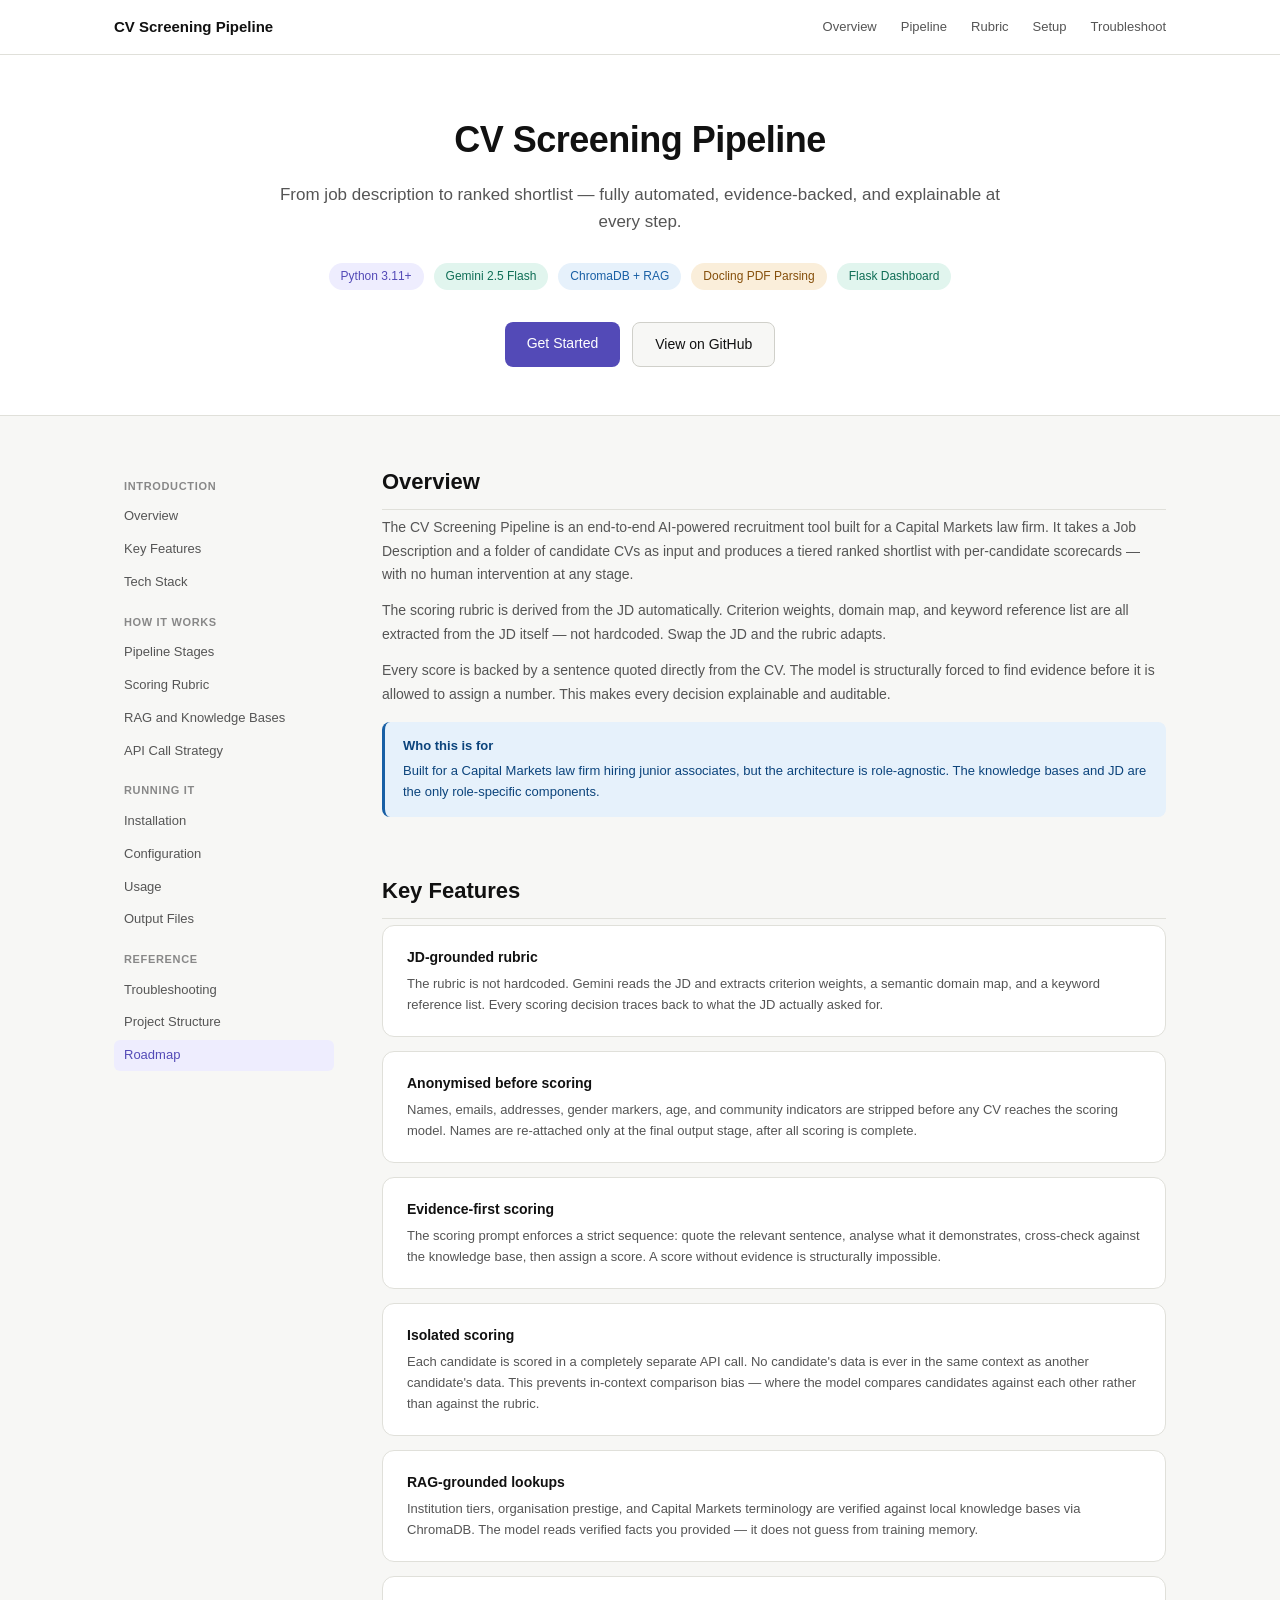
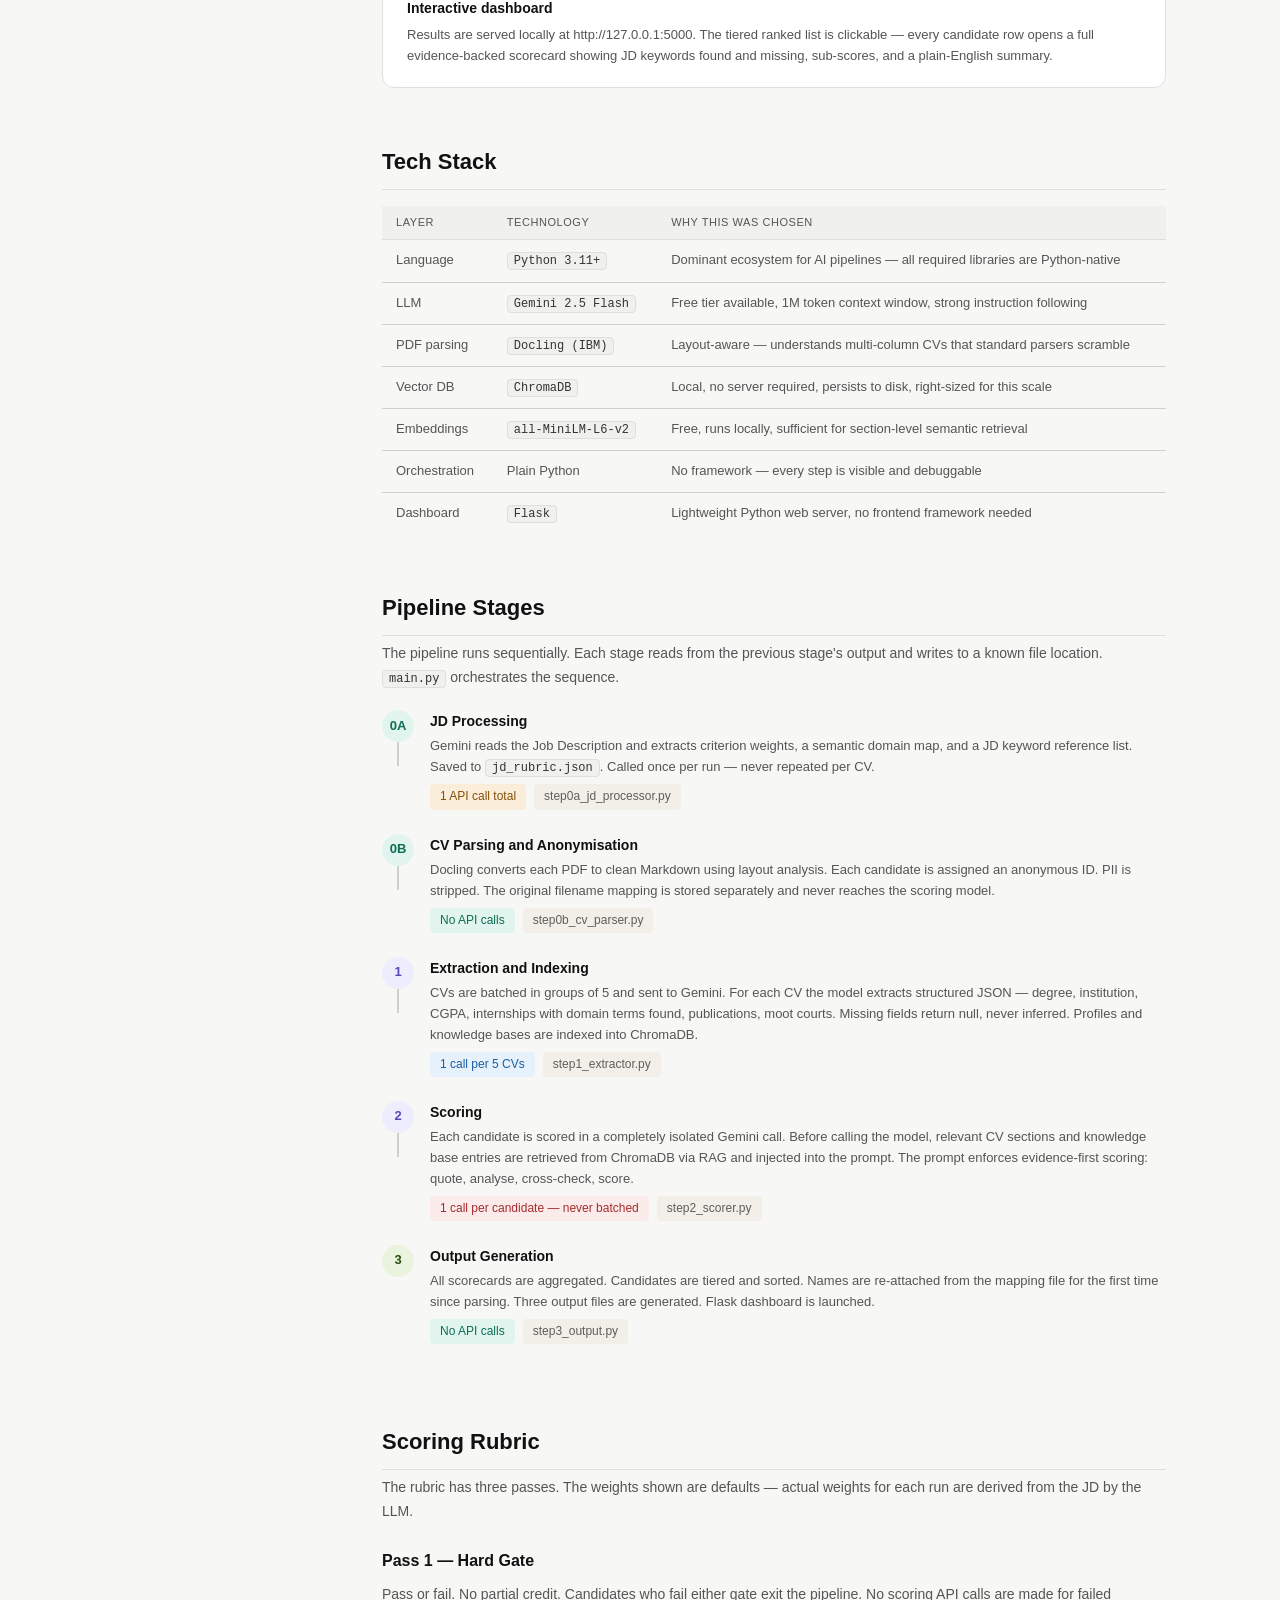
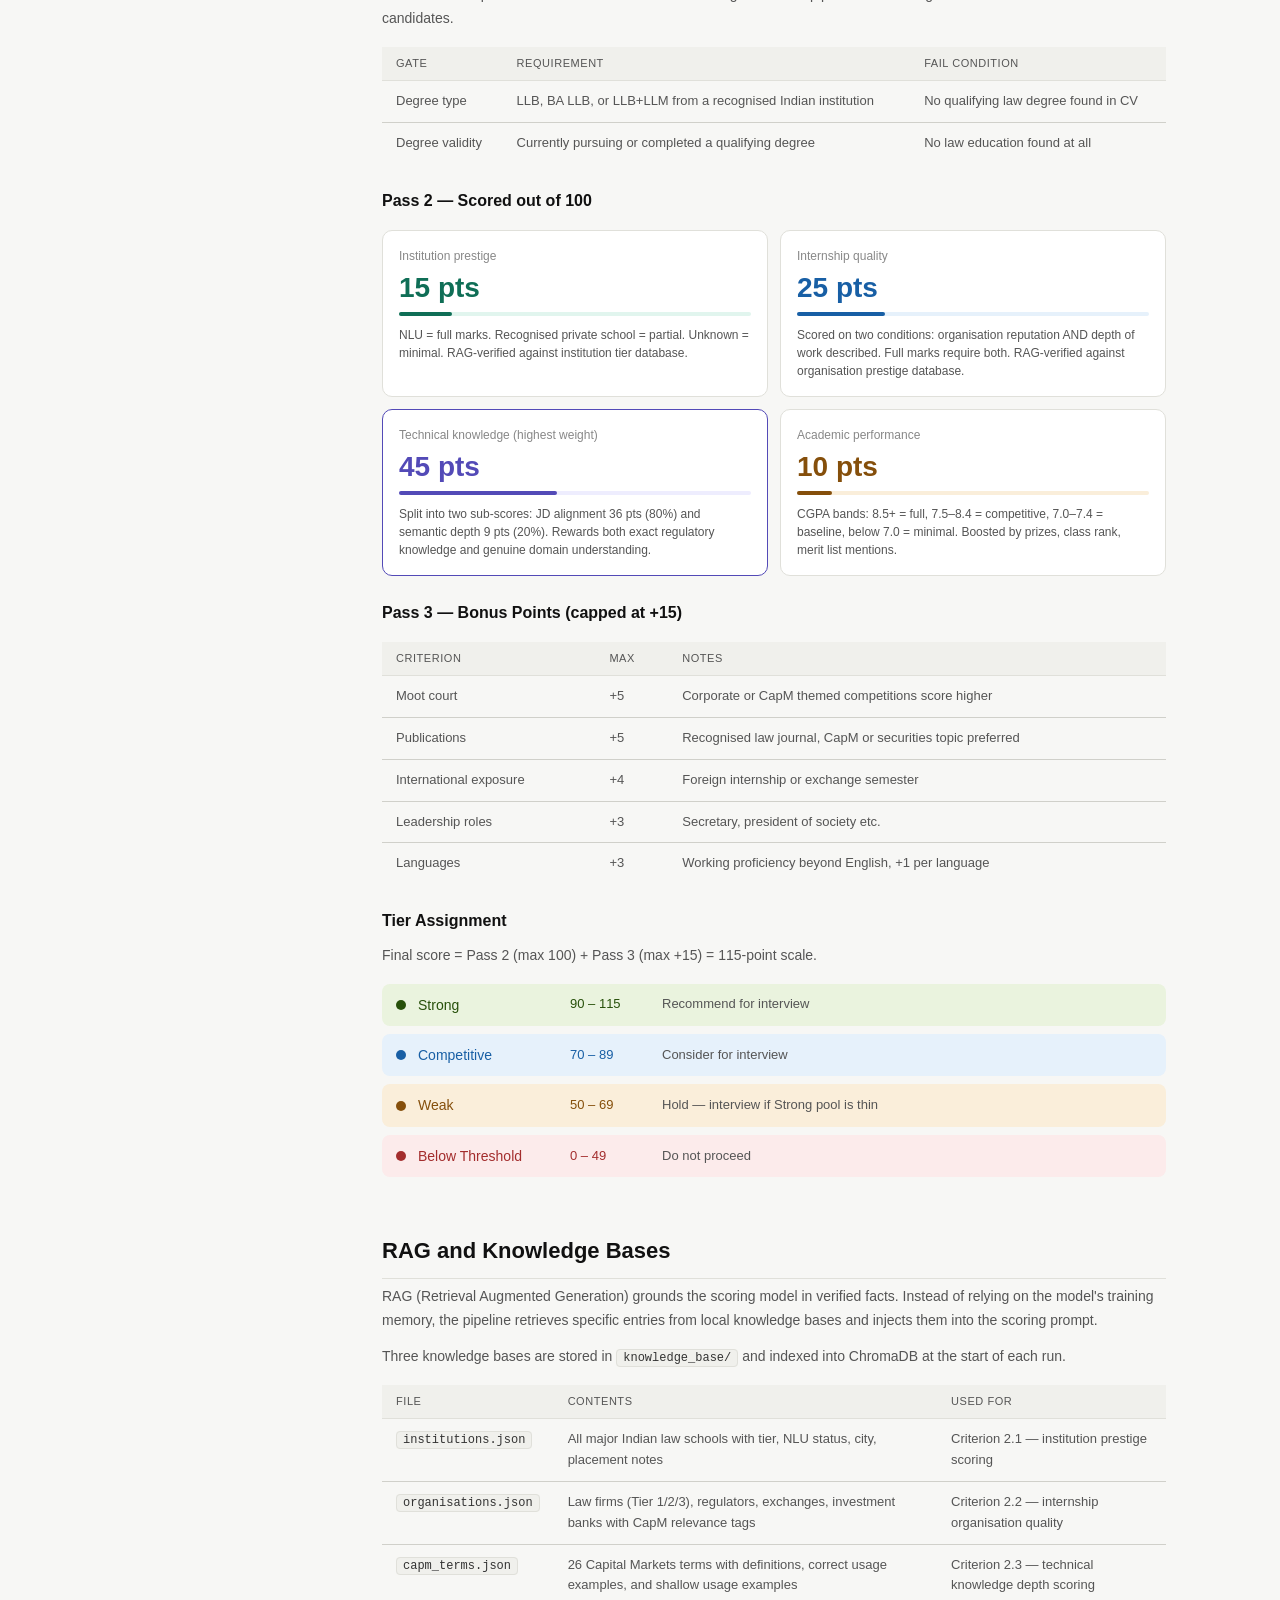
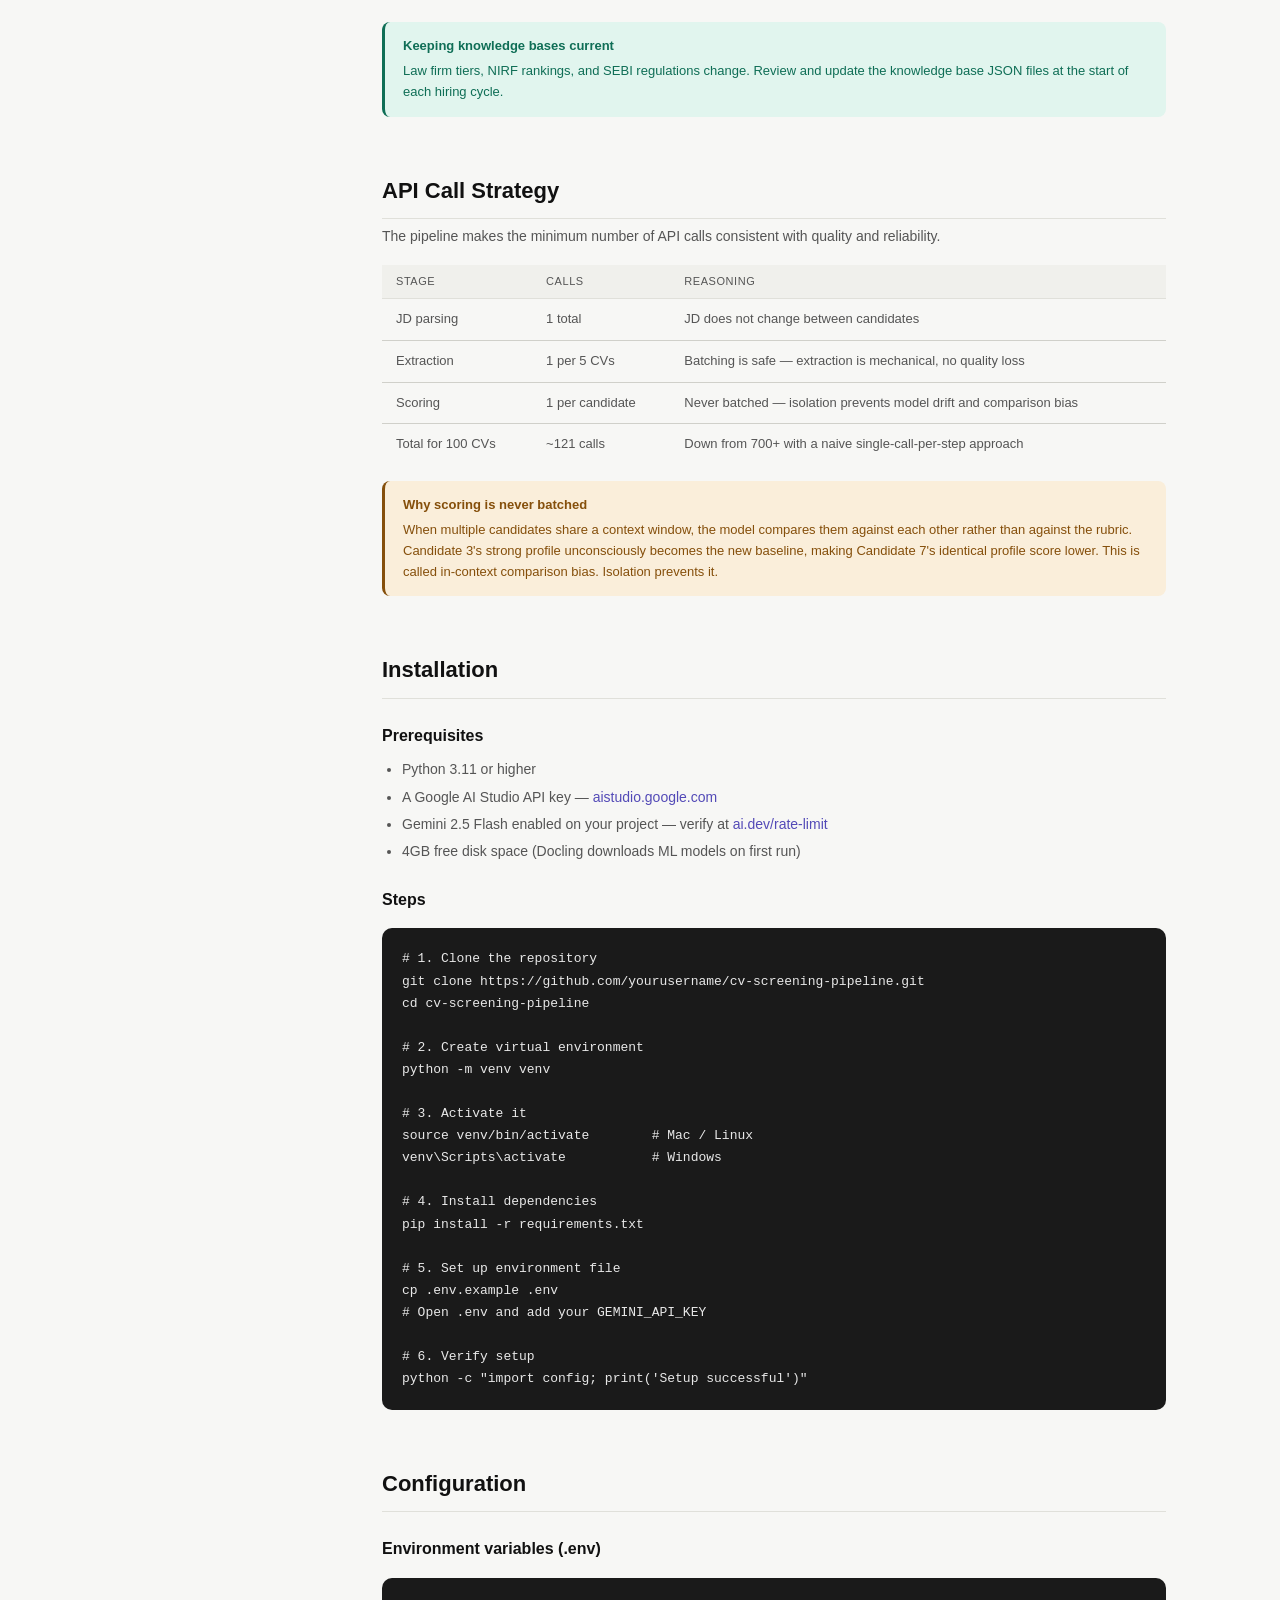
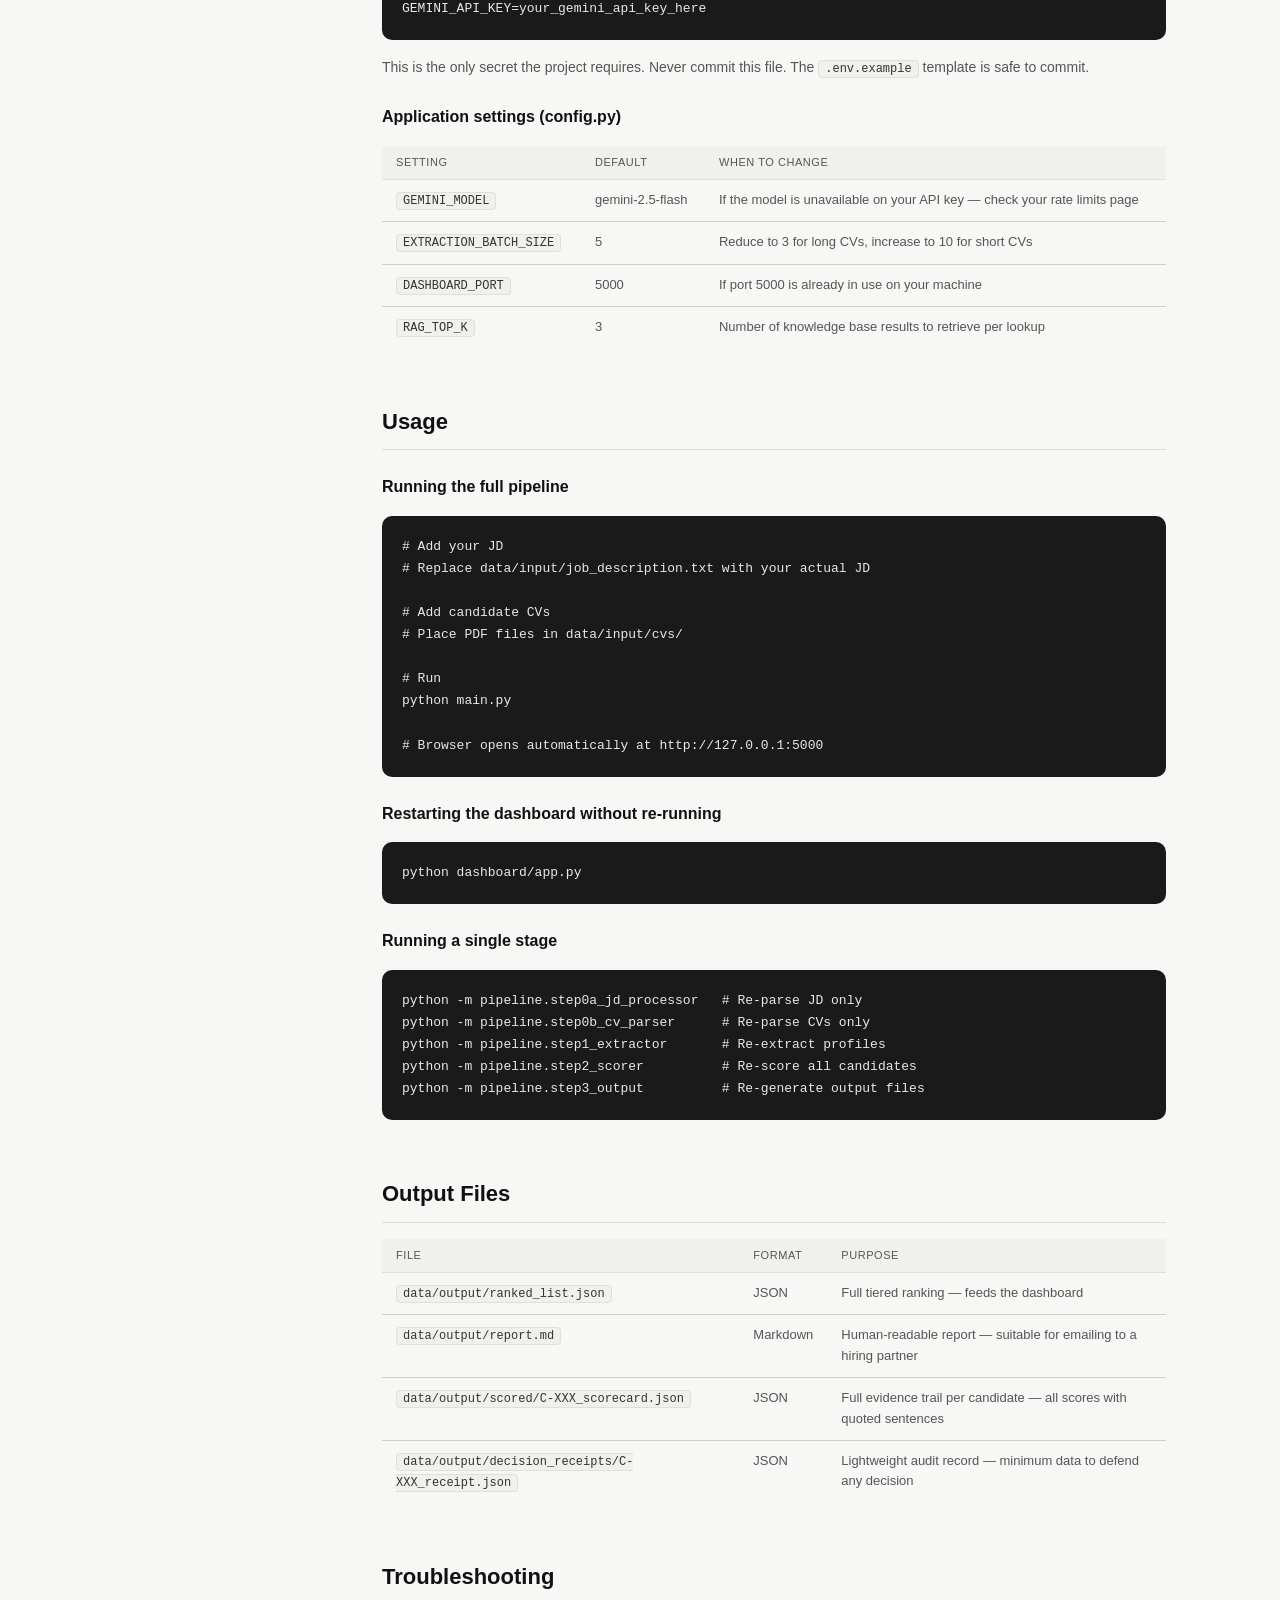
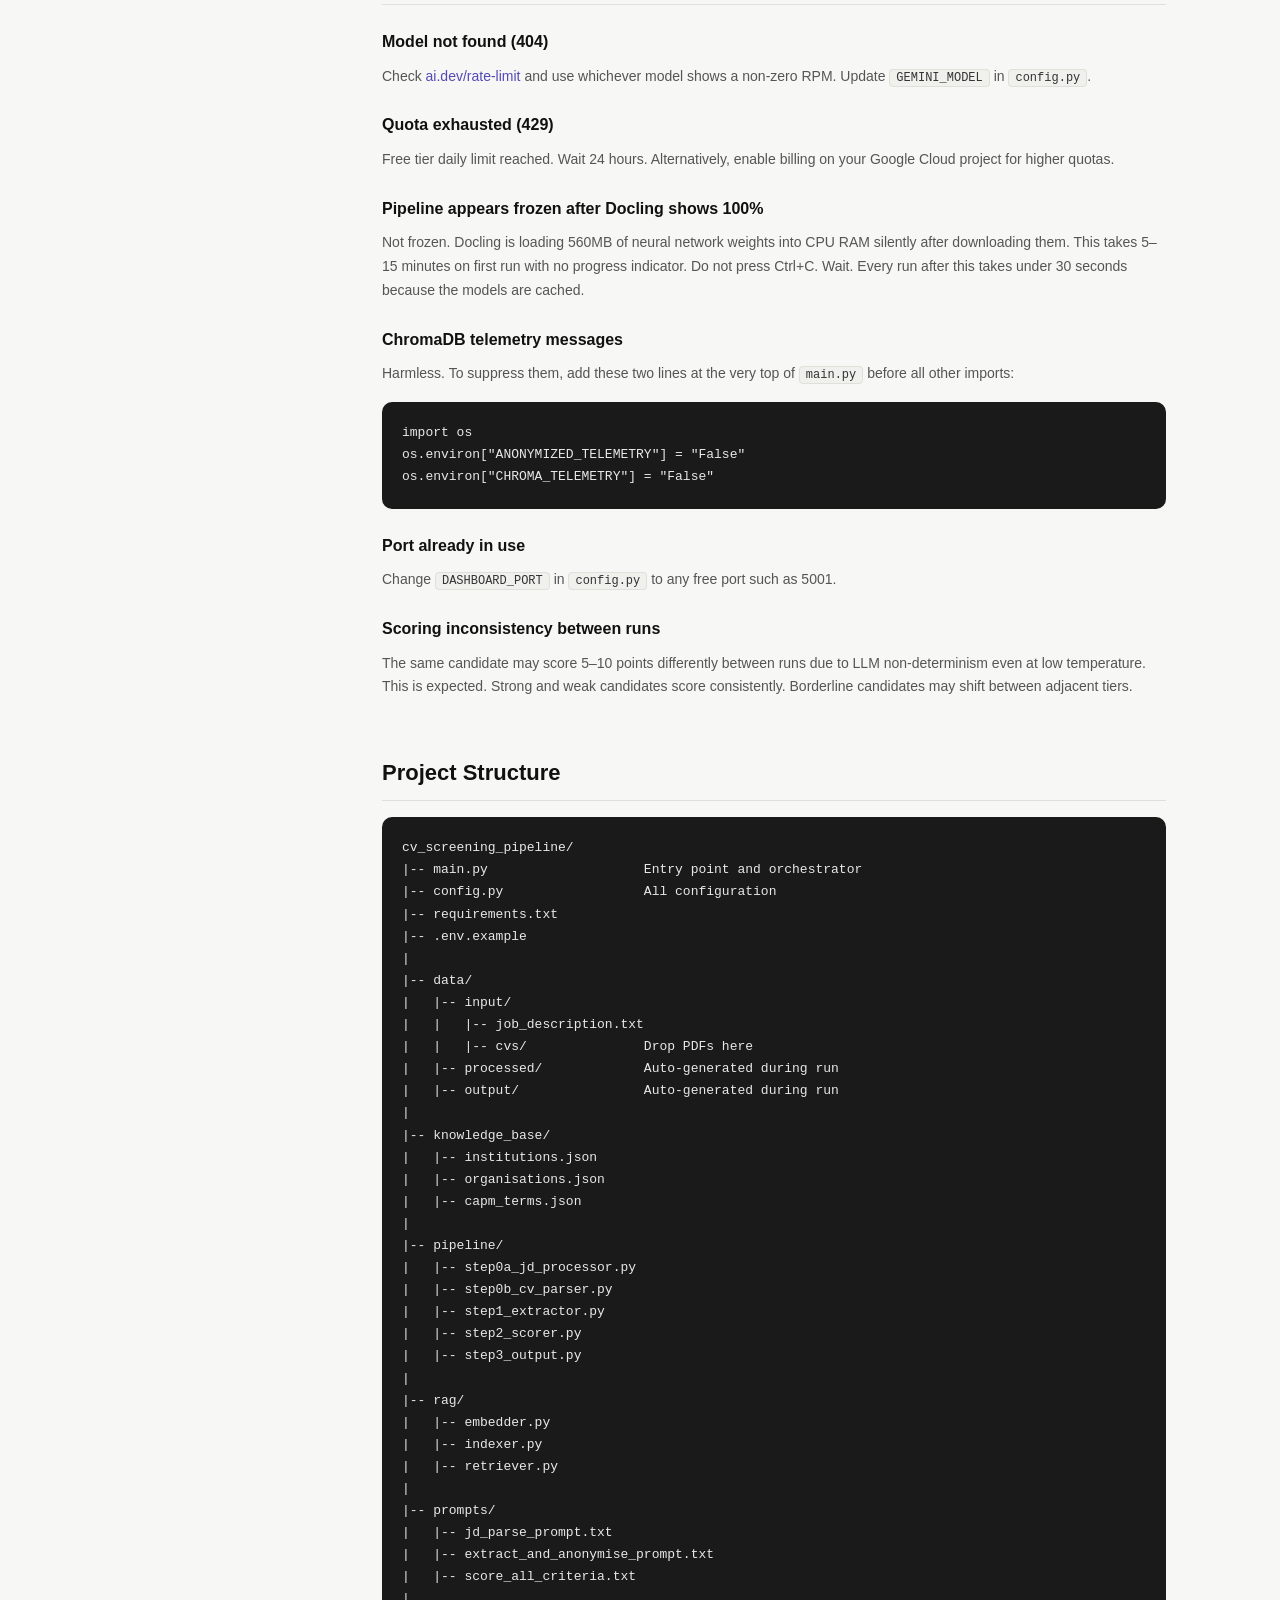
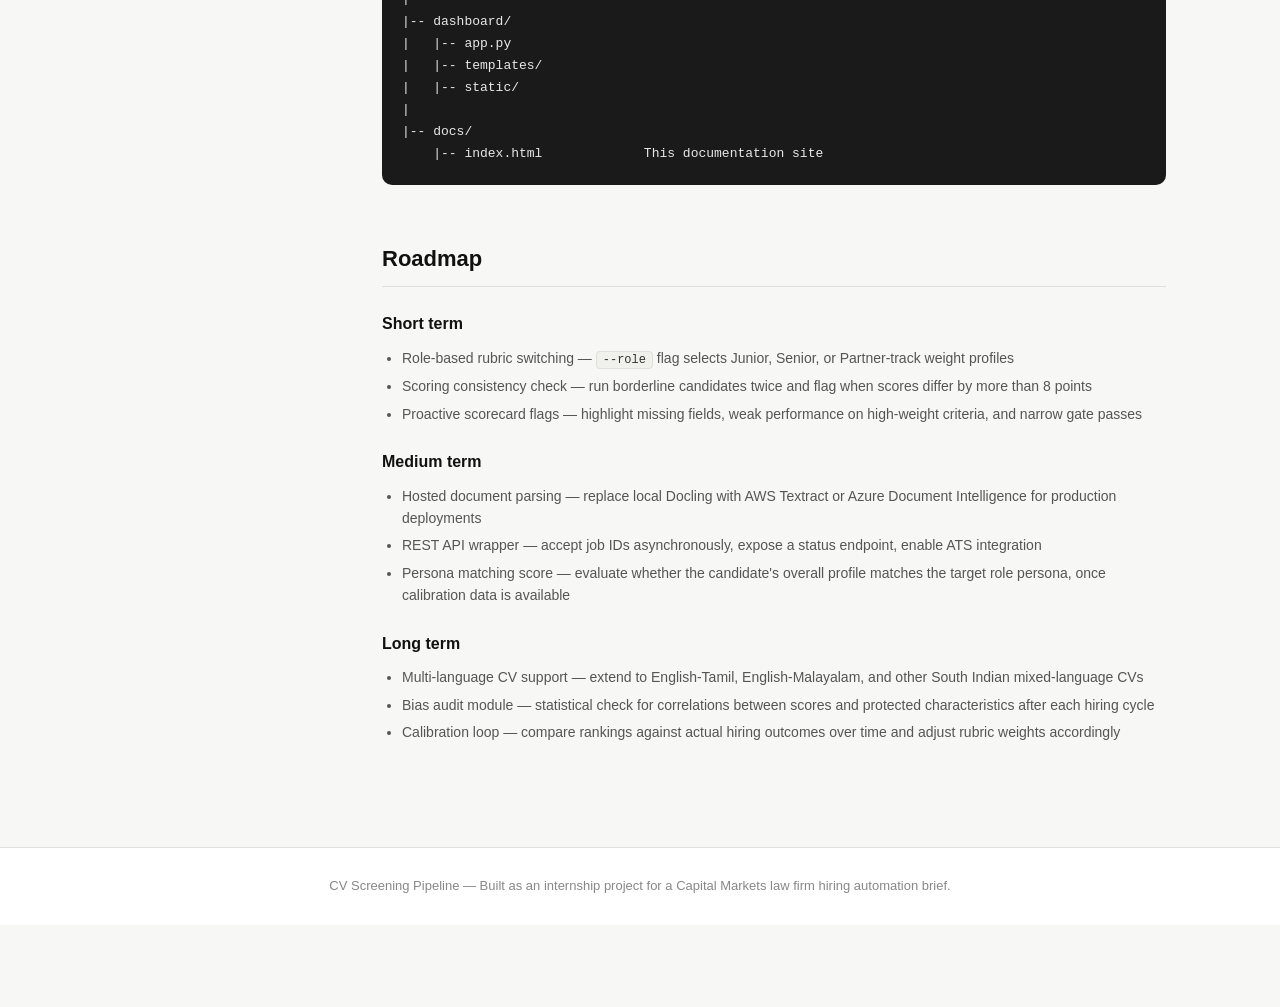
<file: docs/index.html>
<!DOCTYPE html>
<html lang="en">
<head>
<meta charset="UTF-8">
<meta name="viewport" content="width=device-width, initial-scale=1.0">
<title>CV Screening Pipeline — Documentation</title>
<style>
*,*::before,*::after{box-sizing:border-box;margin:0;padding:0}
:root{
  --bg:#ffffff;--bg2:#f7f7f5;--bg3:#f0f0ec;
  --text:#111111;--text2:#555555;--text3:#888888;
  --border:#e0e0da;--border2:#d0d0ca;
  --purple:#534ab7;--purple-bg:#eeedfe;--purple-light:#f4f3ff;
  --teal:#0f6e56;--teal-bg:#e1f5ee;
  --amber:#854f0b;--amber-bg:#faeeda;
  --blue:#185fa5;--blue-bg:#e6f1fb;
  --green:#27500a;--green-bg:#eaf3de;
  --red:#a32d2d;--red-bg:#fcebeb;
  --gray:#5f5e5a;--gray-bg:#f1efe8;
}
body{font-family:-apple-system,BlinkMacSystemFont,'Segoe UI',sans-serif;background:var(--bg2);color:var(--text);line-height:1.6}
a{color:var(--purple);text-decoration:none}
a:hover{text-decoration:underline}
code{font-family:'SF Mono','Courier New',monospace;font-size:12px;background:var(--bg3);border:0.5px solid var(--border);border-radius:4px;padding:1px 6px;color:#333}
pre{background:#1a1a1a;color:#e8e8e8;border-radius:10px;padding:20px;overflow-x:auto;font-size:13px;line-height:1.7;margin:16px 0}
pre code{background:none;border:none;padding:0;color:inherit;font-size:inherit}

.nav{background:var(--bg);border-bottom:0.5px solid var(--border);position:sticky;top:0;z-index:100}
.nav-inner{max-width:1100px;margin:0 auto;padding:0 24px;display:flex;align-items:center;justify-content:space-between;height:54px}
.nav-brand{font-size:15px;font-weight:600;color:var(--text)}
.nav-links{display:flex;gap:24px}
.nav-links a{font-size:13px;color:var(--text2)}
.nav-links a:hover{color:var(--text);text-decoration:none}

.hero{background:var(--bg);border-bottom:0.5px solid var(--border);padding:56px 24px 48px}
.hero-inner{max-width:760px;margin:0 auto;text-align:center}
.hero h1{font-size:36px;font-weight:700;color:var(--text);margin-bottom:12px;letter-spacing:-0.5px}
.hero p{font-size:17px;color:var(--text2);margin-bottom:28px;line-height:1.6}
.hero-badges{display:flex;gap:10px;justify-content:center;flex-wrap:wrap;margin-bottom:32px}
.badge{display:inline-block;padding:4px 12px;border-radius:20px;font-size:12px;font-weight:500}
.badge-purple{background:var(--purple-bg);color:var(--purple)}
.badge-teal{background:var(--teal-bg);color:var(--teal)}
.badge-amber{background:var(--amber-bg);color:var(--amber)}
.badge-blue{background:var(--blue-bg);color:var(--blue)}
.hero-cta{display:flex;gap:12px;justify-content:center;flex-wrap:wrap}
.btn{display:inline-block;padding:10px 22px;border-radius:8px;font-size:14px;font-weight:500;cursor:pointer;transition:opacity .15s}
.btn-primary{background:var(--purple);color:white}
.btn-primary:hover{opacity:.88;text-decoration:none}
.btn-secondary{background:var(--bg2);border:0.5px solid var(--border2);color:var(--text)}
.btn-secondary:hover{background:var(--bg3);text-decoration:none}

.layout{max-width:1100px;margin:0 auto;padding:48px 24px;display:grid;grid-template-columns:220px 1fr;gap:48px;align-items:start}
.sidebar{position:sticky;top:70px}
.sidebar nav{display:flex;flex-direction:column;gap:2px}
.sidebar-section{font-size:11px;font-weight:600;color:var(--text3);text-transform:uppercase;letter-spacing:.06em;padding:14px 10px 4px}
.sidebar a{font-size:13px;color:var(--text2);padding:5px 10px;border-radius:6px;display:block}
.sidebar a:hover{background:var(--bg3);color:var(--text);text-decoration:none}
.sidebar a.active{background:var(--purple-bg);color:var(--purple);font-weight:500}

.content section{margin-bottom:56px;scroll-margin-top:80px}
.content h2{font-size:22px;font-weight:600;color:var(--text);margin-bottom:6px;padding-bottom:10px;border-bottom:0.5px solid var(--border)}
.content h3{font-size:16px;font-weight:600;color:var(--text);margin:24px 0 10px}
.content p{font-size:14px;color:var(--text2);margin-bottom:12px;line-height:1.7}
.content ul{padding-left:20px;margin-bottom:12px}
.content li{font-size:14px;color:var(--text2);margin-bottom:5px;line-height:1.6}

.card{background:var(--bg);border:0.5px solid var(--border);border-radius:12px;padding:20px 24px;margin-bottom:14px}
.card-title{font-size:14px;font-weight:600;color:var(--text);margin-bottom:6px}
.card-desc{font-size:13px;color:var(--text2);line-height:1.6}

.table-wrap{overflow-x:auto;margin:16px 0}
table{width:100%;border-collapse:collapse;font-size:13px}
th{text-align:left;padding:8px 14px;background:var(--bg3);font-weight:500;color:var(--text2);font-size:11px;text-transform:uppercase;letter-spacing:.05em;border-bottom:0.5px solid var(--border)}
td{padding:10px 14px;border-bottom:0.5px solid var(--border2);color:var(--text2);vertical-align:top}
tr:last-child td{border-bottom:none}
tr:hover td{background:var(--bg2)}

.callout{border-radius:8px;padding:14px 18px;margin:16px 0;font-size:13px;line-height:1.6;border-left:3px solid}
.callout-info{background:var(--blue-bg);border-color:var(--blue);color:#0c447c}
.callout-warn{background:var(--amber-bg);border-color:var(--amber);color:var(--amber)}
.callout-tip{background:var(--teal-bg);border-color:var(--teal);color:var(--teal)}
.callout-title{font-weight:600;margin-bottom:4px}

.tag-row{display:flex;flex-wrap:wrap;gap:8px;margin:10px 0}
.tag{display:inline-block;padding:3px 10px;border-radius:4px;font-size:12px;font-weight:500}

.pipeline-steps{display:flex;flex-direction:column;gap:0;margin:20px 0}
.step{display:flex;gap:16px;align-items:flex-start}
.step-connector{display:flex;flex-direction:column;align-items:center;flex-shrink:0}
.step-dot{width:32px;height:32px;border-radius:50%;display:flex;align-items:center;justify-content:center;font-size:13px;font-weight:600;flex-shrink:0}
.step-line{width:2px;height:24px;background:var(--border2);flex-shrink:0}
.step-body{padding-bottom:24px;flex:1}
.step-title{font-size:14px;font-weight:600;color:var(--text);margin-bottom:4px}
.step-desc{font-size:13px;color:var(--text2);line-height:1.6}
.step-meta{margin-top:6px;display:flex;gap:8px;flex-wrap:wrap}

.flow-diagram{background:var(--bg);border:0.5px solid var(--border);border-radius:12px;padding:28px;margin:20px 0;display:flex;flex-direction:column;align-items:center;gap:0}
.flow-row{display:flex;gap:12px;justify-content:center}
.flow-box{border-radius:8px;padding:10px 16px;text-align:center;cursor:pointer;transition:transform .15s;min-width:140px}
.flow-box:hover{transform:translateY(-2px)}
.flow-box .fbt{font-size:13px;font-weight:600}
.flow-box .fbs{font-size:11px;opacity:.8;margin-top:2px}
.flow-arrow{width:2px;height:18px;background:var(--border2);margin:0 auto}
.flow-split{display:flex;gap:12px;align-items:flex-start}
.flow-h{height:2px;background:var(--border2);width:30px;margin-top:17px}

.score-grid{display:grid;grid-template-columns:1fr 1fr;gap:12px;margin:16px 0}
.score-card{background:var(--bg);border:0.5px solid var(--border);border-radius:10px;padding:16px}
.score-pts{font-size:28px;font-weight:700;line-height:1}
.score-label{font-size:12px;color:var(--text3);margin-bottom:8px}
.score-desc{font-size:12px;color:var(--text2);line-height:1.5}
.score-bar{height:4px;border-radius:2px;margin-top:10px}

.tier-row{display:flex;align-items:center;gap:12px;padding:10px 14px;border-radius:8px;margin-bottom:8px}
.tier-dot{width:10px;height:10px;border-radius:50%;flex-shrink:0}
.tier-name{font-size:14px;font-weight:500;width:140px;flex-shrink:0}
.tier-range{font-size:13px;color:var(--text3);width:80px}
.tier-desc{font-size:13px;color:var(--text2)}

footer{background:var(--bg);border-top:0.5px solid var(--border);padding:28px 24px;text-align:center}
footer p{font-size:13px;color:var(--text3)}

@media(max-width:768px){
  .layout{grid-template-columns:1fr}
  .sidebar{display:none}
  .hero h1{font-size:26px}
  .score-grid{grid-template-columns:1fr}
  .flow-split{flex-direction:column;align-items:center}
}
</style>
</head>
<body>

<nav class="nav">
  <div class="nav-inner">
    <span class="nav-brand">CV Screening Pipeline</span>
    <div class="nav-links">
      <a href="#overview">Overview</a>
      <a href="#pipeline">Pipeline</a>
      <a href="#rubric">Rubric</a>
      <a href="#setup">Setup</a>
      <a href="#troubleshooting">Troubleshoot</a>
    </div>
  </div>
</nav>

<div class="hero">
  <div class="hero-inner">
    <h1>CV Screening Pipeline</h1>
    <p>From job description to ranked shortlist — fully automated, evidence-backed, and explainable at every step.</p>
    <div class="hero-badges">
      <span class="badge badge-purple">Python 3.11+</span>
      <span class="badge badge-teal">Gemini 2.5 Flash</span>
      <span class="badge badge-blue">ChromaDB + RAG</span>
      <span class="badge badge-amber">Docling PDF Parsing</span>
      <span class="badge badge-teal">Flask Dashboard</span>
    </div>
    <div class="hero-cta">
      <a href="#setup" class="btn btn-primary">Get Started</a>
      <a href="https://github.com/Kautuk-Adarsh/CV-Pipeline" class="btn btn-secondary">View on GitHub</a>
    </div>
  </div>
</div>

<div class="layout">
  <aside class="sidebar">
    <nav>
      <div class="sidebar-section">Introduction</div>
      <a href="#overview" class="active">Overview</a>
      <a href="#features">Key Features</a>
      <a href="#tech">Tech Stack</a>
      <div class="sidebar-section">How It Works</div>
      <a href="#pipeline">Pipeline Stages</a>
      <a href="#rubric">Scoring Rubric</a>
      <a href="#rag">RAG and Knowledge Bases</a>
      <a href="#api-calls">API Call Strategy</a>
      <div class="sidebar-section">Running It</div>
      <a href="#setup">Installation</a>
      <a href="#configuration">Configuration</a>
      <a href="#usage">Usage</a>
      <a href="#output">Output Files</a>
      <div class="sidebar-section">Reference</div>
      <a href="#troubleshooting">Troubleshooting</a>
      <a href="#structure">Project Structure</a>
      <a href="#roadmap">Roadmap</a>
    </nav>
  </aside>

  <main class="content">

    <section id="overview">
      <h2>Overview</h2>
      <p>The CV Screening Pipeline is an end-to-end AI-powered recruitment tool built for a Capital Markets law firm. It takes a Job Description and a folder of candidate CVs as input and produces a tiered ranked shortlist with per-candidate scorecards — with no human intervention at any stage.</p>
      <p>The scoring rubric is derived from the JD automatically. Criterion weights, domain map, and keyword reference list are all extracted from the JD itself — not hardcoded. Swap the JD and the rubric adapts.</p>
      <p>Every score is backed by a sentence quoted directly from the CV. The model is structurally forced to find evidence before it is allowed to assign a number. This makes every decision explainable and auditable.</p>
      <div class="callout callout-info">
        <div class="callout-title">Who this is for</div>
        Built for a Capital Markets law firm hiring junior associates, but the architecture is role-agnostic. The knowledge bases and JD are the only role-specific components.
      </div>
    </section>

    <section id="features">
      <h2>Key Features</h2>
      <div class="card">
        <div class="card-title">JD-grounded rubric</div>
        <div class="card-desc">The rubric is not hardcoded. Gemini reads the JD and extracts criterion weights, a semantic domain map, and a keyword reference list. Every scoring decision traces back to what the JD actually asked for.</div>
      </div>
      <div class="card">
        <div class="card-title">Anonymised before scoring</div>
        <div class="card-desc">Names, emails, addresses, gender markers, age, and community indicators are stripped before any CV reaches the scoring model. Names are re-attached only at the final output stage, after all scoring is complete.</div>
      </div>
      <div class="card">
        <div class="card-title">Evidence-first scoring</div>
        <div class="card-desc">The scoring prompt enforces a strict sequence: quote the relevant sentence, analyse what it demonstrates, cross-check against the knowledge base, then assign a score. A score without evidence is structurally impossible.</div>
      </div>
      <div class="card">
        <div class="card-title">Isolated scoring</div>
        <div class="card-desc">Each candidate is scored in a completely separate API call. No candidate's data is ever in the same context as another candidate's data. This prevents in-context comparison bias — where the model compares candidates against each other rather than against the rubric.</div>
      </div>
      <div class="card">
        <div class="card-title">RAG-grounded lookups</div>
        <div class="card-desc">Institution tiers, organisation prestige, and Capital Markets terminology are verified against local knowledge bases via ChromaDB. The model reads verified facts you provided — it does not guess from training memory.</div>
      </div>
      <div class="card">
        <div class="card-title">Interactive dashboard</div>
        <div class="card-desc">Results are served locally at http://127.0.0.1:5000. The tiered ranked list is clickable — every candidate row opens a full evidence-backed scorecard showing JD keywords found and missing, sub-scores, and a plain-English summary.</div>
      </div>
    </section>

    <section id="tech">
      <h2>Tech Stack</h2>
      <div class="table-wrap">
        <table>
          <tr><th>Layer</th><th>Technology</th><th>Why this was chosen</th></tr>
          <tr><td>Language</td><td><code>Python 3.11+</code></td><td>Dominant ecosystem for AI pipelines — all required libraries are Python-native</td></tr>
          <tr><td>LLM</td><td><code>Gemini 2.5 Flash</code></td><td>Free tier available, 1M token context window, strong instruction following</td></tr>
          <tr><td>PDF parsing</td><td><code>Docling (IBM)</code></td><td>Layout-aware — understands multi-column CVs that standard parsers scramble</td></tr>
          <tr><td>Vector DB</td><td><code>ChromaDB</code></td><td>Local, no server required, persists to disk, right-sized for this scale</td></tr>
          <tr><td>Embeddings</td><td><code>all-MiniLM-L6-v2</code></td><td>Free, runs locally, sufficient for section-level semantic retrieval</td></tr>
          <tr><td>Orchestration</td><td>Plain Python</td><td>No framework — every step is visible and debuggable</td></tr>
          <tr><td>Dashboard</td><td><code>Flask</code></td><td>Lightweight Python web server, no frontend framework needed</td></tr>
        </table>
      </div>
    </section>

    <section id="pipeline">
      <h2>Pipeline Stages</h2>
      <p>The pipeline runs sequentially. Each stage reads from the previous stage's output and writes to a known file location. <code>main.py</code> orchestrates the sequence.</p>

      <div class="pipeline-steps">
        <div class="step">
          <div class="step-connector">
            <div class="step-dot" style="background:var(--teal-bg);color:var(--teal)">0A</div>
            <div class="step-line"></div>
          </div>
          <div class="step-body">
            <div class="step-title">JD Processing</div>
            <div class="step-desc">Gemini reads the Job Description and extracts criterion weights, a semantic domain map, and a JD keyword reference list. Saved to <code>jd_rubric.json</code>. Called once per run — never repeated per CV.</div>
            <div class="step-meta"><span class="tag" style="background:var(--amber-bg);color:var(--amber)">1 API call total</span><span class="tag" style="background:var(--gray-bg);color:var(--gray)">step0a_jd_processor.py</span></div>
          </div>
        </div>
        <div class="step">
          <div class="step-connector">
            <div class="step-dot" style="background:var(--teal-bg);color:var(--teal)">0B</div>
            <div class="step-line"></div>
          </div>
          <div class="step-body">
            <div class="step-title">CV Parsing and Anonymisation</div>
            <div class="step-desc">Docling converts each PDF to clean Markdown using layout analysis. Each candidate is assigned an anonymous ID. PII is stripped. The original filename mapping is stored separately and never reaches the scoring model.</div>
            <div class="step-meta"><span class="tag" style="background:var(--teal-bg);color:var(--teal)">No API calls</span><span class="tag" style="background:var(--gray-bg);color:var(--gray)">step0b_cv_parser.py</span></div>
          </div>
        </div>
        <div class="step">
          <div class="step-connector">
            <div class="step-dot" style="background:var(--purple-bg);color:var(--purple)">1</div>
            <div class="step-line"></div>
          </div>
          <div class="step-body">
            <div class="step-title">Extraction and Indexing</div>
            <div class="step-desc">CVs are batched in groups of 5 and sent to Gemini. For each CV the model extracts structured JSON — degree, institution, CGPA, internships with domain terms found, publications, moot courts. Missing fields return null, never inferred. Profiles and knowledge bases are indexed into ChromaDB.</div>
            <div class="step-meta"><span class="tag" style="background:var(--blue-bg);color:var(--blue)">1 call per 5 CVs</span><span class="tag" style="background:var(--gray-bg);color:var(--gray)">step1_extractor.py</span></div>
          </div>
        </div>
        <div class="step">
          <div class="step-connector">
            <div class="step-dot" style="background:var(--purple-bg);color:var(--purple)">2</div>
            <div class="step-line"></div>
          </div>
          <div class="step-body">
            <div class="step-title">Scoring</div>
            <div class="step-desc">Each candidate is scored in a completely isolated Gemini call. Before calling the model, relevant CV sections and knowledge base entries are retrieved from ChromaDB via RAG and injected into the prompt. The prompt enforces evidence-first scoring: quote, analyse, cross-check, score.</div>
            <div class="step-meta"><span class="tag" style="background:var(--red-bg);color:var(--red)">1 call per candidate — never batched</span><span class="tag" style="background:var(--gray-bg);color:var(--gray)">step2_scorer.py</span></div>
          </div>
        </div>
        <div class="step">
          <div class="step-connector">
            <div class="step-dot" style="background:var(--green-bg);color:var(--green)">3</div>
          </div>
          <div class="step-body">
            <div class="step-title">Output Generation</div>
            <div class="step-desc">All scorecards are aggregated. Candidates are tiered and sorted. Names are re-attached from the mapping file for the first time since parsing. Three output files are generated. Flask dashboard is launched.</div>
            <div class="step-meta"><span class="tag" style="background:var(--teal-bg);color:var(--teal)">No API calls</span><span class="tag" style="background:var(--gray-bg);color:var(--gray)">step3_output.py</span></div>
          </div>
        </div>
      </div>
    </section>

    <section id="rubric">
      <h2>Scoring Rubric</h2>
      <p>The rubric has three passes. The weights shown are defaults — actual weights for each run are derived from the JD by the LLM.</p>

      <h3>Pass 1 — Hard Gate</h3>
      <p>Pass or fail. No partial credit. Candidates who fail either gate exit the pipeline. No scoring API calls are made for failed candidates.</p>
      <div class="table-wrap">
        <table>
          <tr><th>Gate</th><th>Requirement</th><th>Fail condition</th></tr>
          <tr><td>Degree type</td><td>LLB, BA LLB, or LLB+LLM from a recognised Indian institution</td><td>No qualifying law degree found in CV</td></tr>
          <tr><td>Degree validity</td><td>Currently pursuing or completed a qualifying degree</td><td>No law education found at all</td></tr>
        </table>
      </div>

      <h3>Pass 2 — Scored out of 100</h3>
      <div class="score-grid">
        <div class="score-card">
          <div class="score-label">Institution prestige</div>
          <div class="score-pts" style="color:var(--teal)">15 pts</div>
          <div class="score-bar" style="background:var(--teal-bg)"><div style="width:15%;height:100%;background:var(--teal);border-radius:2px"></div></div>
          <div class="score-desc" style="margin-top:10px">NLU = full marks. Recognised private school = partial. Unknown = minimal. RAG-verified against institution tier database.</div>
        </div>
        <div class="score-card">
          <div class="score-label">Internship quality</div>
          <div class="score-pts" style="color:var(--blue)">25 pts</div>
          <div class="score-bar" style="background:var(--blue-bg)"><div style="width:25%;height:100%;background:var(--blue);border-radius:2px"></div></div>
          <div class="score-desc" style="margin-top:10px">Scored on two conditions: organisation reputation AND depth of work described. Full marks require both. RAG-verified against organisation prestige database.</div>
        </div>
        <div class="score-card" style="border-color:var(--purple);border-width:1.5px">
          <div class="score-label">Technical knowledge (highest weight)</div>
          <div class="score-pts" style="color:var(--purple)">45 pts</div>
          <div class="score-bar" style="background:var(--purple-bg)"><div style="width:45%;height:100%;background:var(--purple);border-radius:2px"></div></div>
          <div class="score-desc" style="margin-top:10px">Split into two sub-scores: JD alignment 36 pts (80%) and semantic depth 9 pts (20%). Rewards both exact regulatory knowledge and genuine domain understanding.</div>
        </div>
        <div class="score-card">
          <div class="score-label">Academic performance</div>
          <div class="score-pts" style="color:var(--amber)">10 pts</div>
          <div class="score-bar" style="background:var(--amber-bg)"><div style="width:10%;height:100%;background:var(--amber);border-radius:2px"></div></div>
          <div class="score-desc" style="margin-top:10px">CGPA bands: 8.5+ = full, 7.5–8.4 = competitive, 7.0–7.4 = baseline, below 7.0 = minimal. Boosted by prizes, class rank, merit list mentions.</div>
        </div>
      </div>

      <h3>Pass 3 — Bonus Points (capped at +15)</h3>
      <div class="table-wrap">
        <table>
          <tr><th>Criterion</th><th>Max</th><th>Notes</th></tr>
          <tr><td>Moot court</td><td>+5</td><td>Corporate or CapM themed competitions score higher</td></tr>
          <tr><td>Publications</td><td>+5</td><td>Recognised law journal, CapM or securities topic preferred</td></tr>
          <tr><td>International exposure</td><td>+4</td><td>Foreign internship or exchange semester</td></tr>
          <tr><td>Leadership roles</td><td>+3</td><td>Secretary, president of society etc.</td></tr>
          <tr><td>Languages</td><td>+3</td><td>Working proficiency beyond English, +1 per language</td></tr>
        </table>
      </div>

      <h3>Tier Assignment</h3>
      <p>Final score = Pass 2 (max 100) + Pass 3 (max +15) = 115-point scale.</p>
      <div style="margin:16px 0">
        <div class="tier-row" style="background:var(--green-bg)"><div class="tier-dot" style="background:#27500a"></div><div class="tier-name" style="color:var(--green)">Strong</div><div class="tier-range" style="color:var(--green)">90 – 115</div><div class="tier-desc">Recommend for interview</div></div>
        <div class="tier-row" style="background:var(--blue-bg)"><div class="tier-dot" style="background:var(--blue)"></div><div class="tier-name" style="color:var(--blue)">Competitive</div><div class="tier-range" style="color:var(--blue)">70 – 89</div><div class="tier-desc">Consider for interview</div></div>
        <div class="tier-row" style="background:var(--amber-bg)"><div class="tier-dot" style="background:var(--amber)"></div><div class="tier-name" style="color:var(--amber)">Weak</div><div class="tier-range" style="color:var(--amber)">50 – 69</div><div class="tier-desc">Hold — interview if Strong pool is thin</div></div>
        <div class="tier-row" style="background:var(--red-bg)"><div class="tier-dot" style="background:var(--red)"></div><div class="tier-name" style="color:var(--red)">Below Threshold</div><div class="tier-range" style="color:var(--red)">0 – 49</div><div class="tier-desc">Do not proceed</div></div>
      </div>
    </section>

    <section id="rag">
      <h2>RAG and Knowledge Bases</h2>
      <p>RAG (Retrieval Augmented Generation) grounds the scoring model in verified facts. Instead of relying on the model's training memory, the pipeline retrieves specific entries from local knowledge bases and injects them into the scoring prompt.</p>
      <p>Three knowledge bases are stored in <code>knowledge_base/</code> and indexed into ChromaDB at the start of each run.</p>
      <div class="table-wrap">
        <table>
          <tr><th>File</th><th>Contents</th><th>Used for</th></tr>
          <tr><td><code>institutions.json</code></td><td>All major Indian law schools with tier, NLU status, city, placement notes</td><td>Criterion 2.1 — institution prestige scoring</td></tr>
          <tr><td><code>organisations.json</code></td><td>Law firms (Tier 1/2/3), regulators, exchanges, investment banks with CapM relevance tags</td><td>Criterion 2.2 — internship organisation quality</td></tr>
          <tr><td><code>capm_terms.json</code></td><td>26 Capital Markets terms with definitions, correct usage examples, and shallow usage examples</td><td>Criterion 2.3 — technical knowledge depth scoring</td></tr>
        </table>
      </div>
      <div class="callout callout-tip">
        <div class="callout-title">Keeping knowledge bases current</div>
        Law firm tiers, NIRF rankings, and SEBI regulations change. Review and update the knowledge base JSON files at the start of each hiring cycle.
      </div>
    </section>

    <section id="api-calls">
      <h2>API Call Strategy</h2>
      <p>The pipeline makes the minimum number of API calls consistent with quality and reliability.</p>
      <div class="table-wrap">
        <table>
          <tr><th>Stage</th><th>Calls</th><th>Reasoning</th></tr>
          <tr><td>JD parsing</td><td>1 total</td><td>JD does not change between candidates</td></tr>
          <tr><td>Extraction</td><td>1 per 5 CVs</td><td>Batching is safe — extraction is mechanical, no quality loss</td></tr>
          <tr><td>Scoring</td><td>1 per candidate</td><td>Never batched — isolation prevents model drift and comparison bias</td></tr>
          <tr><td>Total for 100 CVs</td><td>~121 calls</td><td>Down from 700+ with a naive single-call-per-step approach</td></tr>
        </table>
      </div>
      <div class="callout callout-warn">
        <div class="callout-title">Why scoring is never batched</div>
        When multiple candidates share a context window, the model compares them against each other rather than against the rubric. Candidate 3's strong profile unconsciously becomes the new baseline, making Candidate 7's identical profile score lower. This is called in-context comparison bias. Isolation prevents it.
      </div>
    </section>

    <section id="setup">
      <h2>Installation</h2>
      <h3>Prerequisites</h3>
      <ul>
        <li>Python 3.11 or higher</li>
        <li>A Google AI Studio API key — <a href="https://aistudio.google.com" target="_blank">aistudio.google.com</a></li>
        <li>Gemini 2.5 Flash enabled on your project — verify at <a href="https://ai.dev/rate-limit" target="_blank">ai.dev/rate-limit</a></li>
        <li>4GB free disk space (Docling downloads ML models on first run)</li>
      </ul>

      <h3>Steps</h3>
<pre><code># 1. Clone the repository
git clone https://github.com/yourusername/cv-screening-pipeline.git
cd cv-screening-pipeline

# 2. Create virtual environment
python -m venv venv

# 3. Activate it
source venv/bin/activate        # Mac / Linux
venv\Scripts\activate           # Windows

# 4. Install dependencies
pip install -r requirements.txt

# 5. Set up environment file
cp .env.example .env
# Open .env and add your GEMINI_API_KEY

# 6. Verify setup
python -c "import config; print('Setup successful')"</code></pre>
    </section>

    <section id="configuration">
      <h2>Configuration</h2>
      <h3>Environment variables (.env)</h3>
<pre><code>GEMINI_API_KEY=your_gemini_api_key_here</code></pre>
      <p>This is the only secret the project requires. Never commit this file. The <code>.env.example</code> template is safe to commit.</p>

      <h3>Application settings (config.py)</h3>
      <div class="table-wrap">
        <table>
          <tr><th>Setting</th><th>Default</th><th>When to change</th></tr>
          <tr><td><code>GEMINI_MODEL</code></td><td>gemini-2.5-flash</td><td>If the model is unavailable on your API key — check your rate limits page</td></tr>
          <tr><td><code>EXTRACTION_BATCH_SIZE</code></td><td>5</td><td>Reduce to 3 for long CVs, increase to 10 for short CVs</td></tr>
          <tr><td><code>DASHBOARD_PORT</code></td><td>5000</td><td>If port 5000 is already in use on your machine</td></tr>
          <tr><td><code>RAG_TOP_K</code></td><td>3</td><td>Number of knowledge base results to retrieve per lookup</td></tr>
        </table>
      </div>
    </section>

    <section id="usage">
      <h2>Usage</h2>
      <h3>Running the full pipeline</h3>
<pre><code># Add your JD
# Replace data/input/job_description.txt with your actual JD

# Add candidate CVs
# Place PDF files in data/input/cvs/

# Run
python main.py

# Browser opens automatically at http://127.0.0.1:5000</code></pre>

      <h3>Restarting the dashboard without re-running</h3>
<pre><code>python dashboard/app.py</code></pre>

      <h3>Running a single stage</h3>
<pre><code>python -m pipeline.step0a_jd_processor   # Re-parse JD only
python -m pipeline.step0b_cv_parser      # Re-parse CVs only
python -m pipeline.step1_extractor       # Re-extract profiles
python -m pipeline.step2_scorer          # Re-score all candidates
python -m pipeline.step3_output          # Re-generate output files</code></pre>
    </section>

    <section id="output">
      <h2>Output Files</h2>
      <div class="table-wrap">
        <table>
          <tr><th>File</th><th>Format</th><th>Purpose</th></tr>
          <tr><td><code>data/output/ranked_list.json</code></td><td>JSON</td><td>Full tiered ranking — feeds the dashboard</td></tr>
          <tr><td><code>data/output/report.md</code></td><td>Markdown</td><td>Human-readable report — suitable for emailing to a hiring partner</td></tr>
          <tr><td><code>data/output/scored/C-XXX_scorecard.json</code></td><td>JSON</td><td>Full evidence trail per candidate — all scores with quoted sentences</td></tr>
          <tr><td><code>data/output/decision_receipts/C-XXX_receipt.json</code></td><td>JSON</td><td>Lightweight audit record — minimum data to defend any decision</td></tr>
        </table>
      </div>
    </section>

    <section id="troubleshooting">
      <h2>Troubleshooting</h2>

      <h3>Model not found (404)</h3>
      <p>Check <a href="https://ai.dev/rate-limit" target="_blank">ai.dev/rate-limit</a> and use whichever model shows a non-zero RPM. Update <code>GEMINI_MODEL</code> in <code>config.py</code>.</p>

      <h3>Quota exhausted (429)</h3>
      <p>Free tier daily limit reached. Wait 24 hours. Alternatively, enable billing on your Google Cloud project for higher quotas.</p>

      <h3>Pipeline appears frozen after Docling shows 100%</h3>
      <p>Not frozen. Docling is loading 560MB of neural network weights into CPU RAM silently after downloading them. This takes 5–15 minutes on first run with no progress indicator. Do not press Ctrl+C. Wait. Every run after this takes under 30 seconds because the models are cached.</p>

      <h3>ChromaDB telemetry messages</h3>
      <p>Harmless. To suppress them, add these two lines at the very top of <code>main.py</code> before all other imports:</p>
<pre><code>import os
os.environ["ANONYMIZED_TELEMETRY"] = "False"
os.environ["CHROMA_TELEMETRY"] = "False"</code></pre>

      <h3>Port already in use</h3>
      <p>Change <code>DASHBOARD_PORT</code> in <code>config.py</code> to any free port such as 5001.</p>

      <h3>Scoring inconsistency between runs</h3>
      <p>The same candidate may score 5–10 points differently between runs due to LLM non-determinism even at low temperature. This is expected. Strong and weak candidates score consistently. Borderline candidates may shift between adjacent tiers.</p>
    </section>

    <section id="structure">
      <h2>Project Structure</h2>
<pre><code>cv_screening_pipeline/
|-- main.py                    Entry point and orchestrator
|-- config.py                  All configuration
|-- requirements.txt
|-- .env.example
|
|-- data/
|   |-- input/
|   |   |-- job_description.txt
|   |   |-- cvs/               Drop PDFs here
|   |-- processed/             Auto-generated during run
|   |-- output/                Auto-generated during run
|
|-- knowledge_base/
|   |-- institutions.json
|   |-- organisations.json
|   |-- capm_terms.json
|
|-- pipeline/
|   |-- step0a_jd_processor.py
|   |-- step0b_cv_parser.py
|   |-- step1_extractor.py
|   |-- step2_scorer.py
|   |-- step3_output.py
|
|-- rag/
|   |-- embedder.py
|   |-- indexer.py
|   |-- retriever.py
|
|-- prompts/
|   |-- jd_parse_prompt.txt
|   |-- extract_and_anonymise_prompt.txt
|   |-- score_all_criteria.txt
|
|-- dashboard/
|   |-- app.py
|   |-- templates/
|   |-- static/
|
|-- docs/
    |-- index.html             This documentation site</code></pre>
    </section>

    <section id="roadmap">
      <h2>Roadmap</h2>
      <h3>Short term</h3>
      <ul>
        <li>Role-based rubric switching — <code>--role</code> flag selects Junior, Senior, or Partner-track weight profiles</li>
        <li>Scoring consistency check — run borderline candidates twice and flag when scores differ by more than 8 points</li>
        <li>Proactive scorecard flags — highlight missing fields, weak performance on high-weight criteria, and narrow gate passes</li>
      </ul>
      <h3>Medium term</h3>
      <ul>
        <li>Hosted document parsing — replace local Docling with AWS Textract or Azure Document Intelligence for production deployments</li>
        <li>REST API wrapper — accept job IDs asynchronously, expose a status endpoint, enable ATS integration</li>
        <li>Persona matching score — evaluate whether the candidate's overall profile matches the target role persona, once calibration data is available</li>
      </ul>
      <h3>Long term</h3>
      <ul>
        <li>Multi-language CV support — extend to English-Tamil, English-Malayalam, and other South Indian mixed-language CVs</li>
        <li>Bias audit module — statistical check for correlations between scores and protected characteristics after each hiring cycle</li>
        <li>Calibration loop — compare rankings against actual hiring outcomes over time and adjust rubric weights accordingly</li>
      </ul>
    </section>

  </main>
</div>

<footer>
  <p>CV Screening Pipeline — Built as an internship project for a Capital Markets law firm hiring automation brief.</p>
</footer>

<script>
const sections = document.querySelectorAll('section[id]');
const links = document.querySelectorAll('.sidebar a');
const observer = new IntersectionObserver(entries => {
  entries.forEach(e => {
    if(e.isIntersecting){
      links.forEach(l => l.classList.remove('active'));
      const active = document.querySelector(`.sidebar a[href="#${e.target.id}"]`);
      if(active) active.classList.add('active');
    }
  });
}, {rootMargin:'-20% 0px -70% 0px'});
sections.forEach(s => observer.observe(s));
</script>
</body>
</html>
</file>
